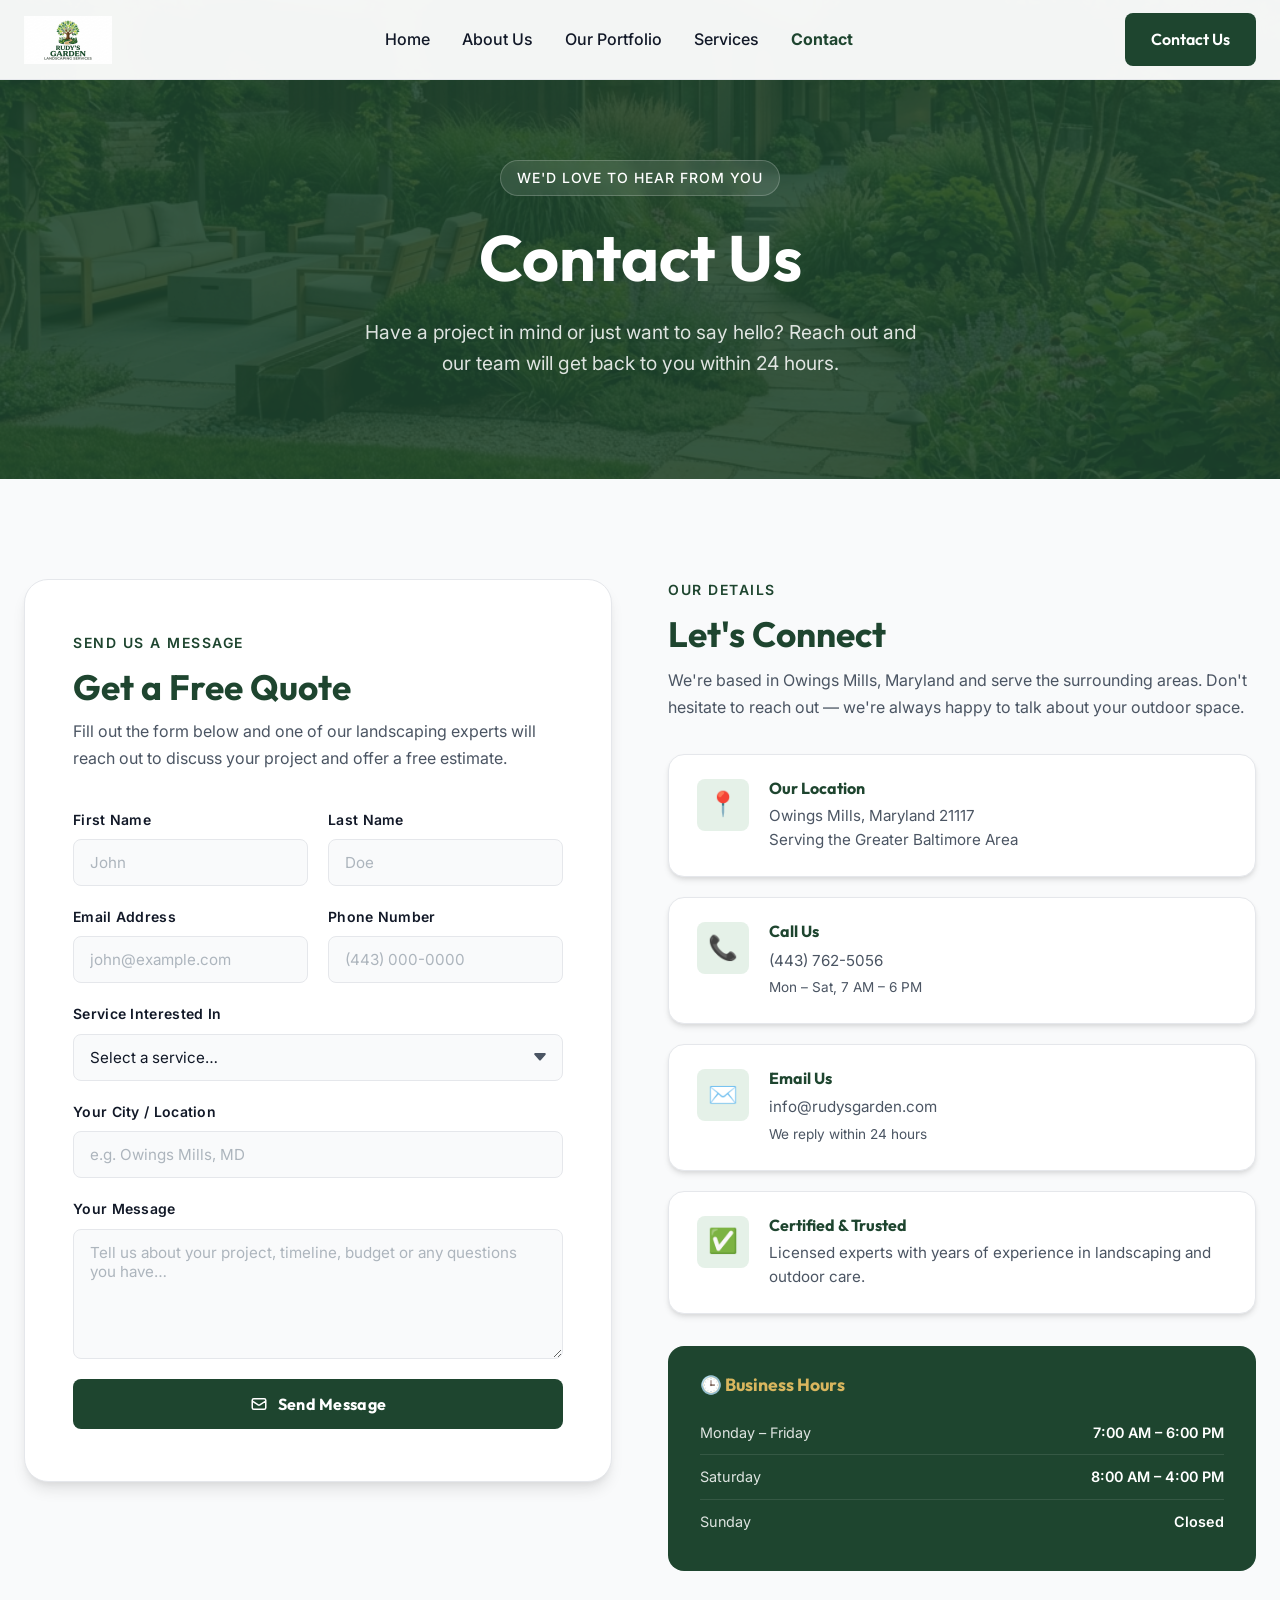
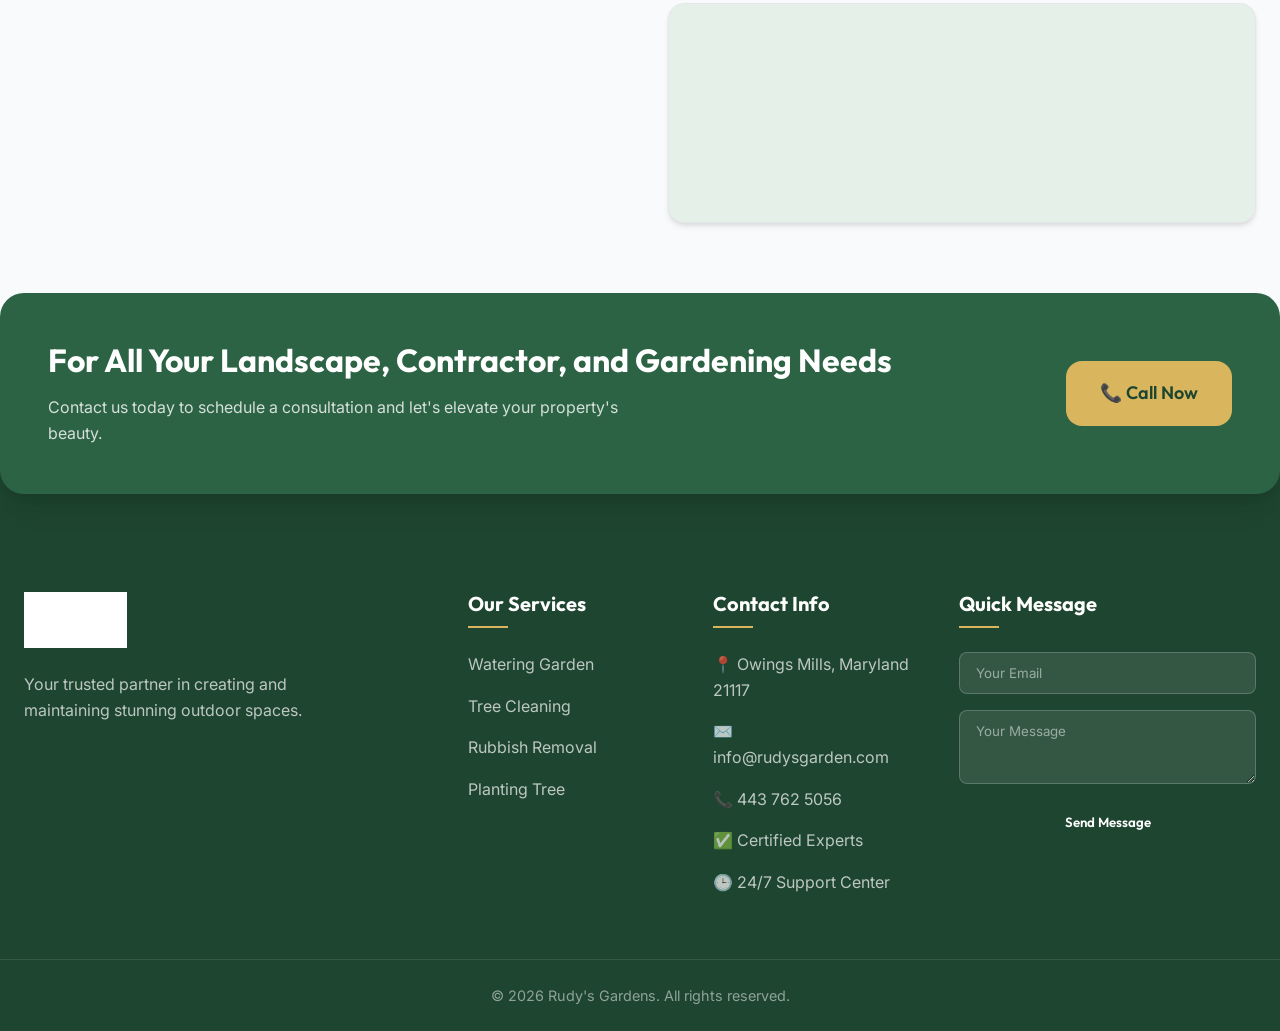
<file: contact.html>
<!DOCTYPE html>
<html lang="en">
<head>
    <meta charset="UTF-8">
    <meta name="viewport" content="width=device-width, initial-scale=1.0">
    <title>Contact Us | Rudy's Gardens</title>
    <meta name="description" content="Get in touch with Rudy's Gardens for all your landscaping, gardening, and outdoor maintenance needs. We're here to help transform your outdoor space.">
    <!-- Google Fonts -->
    <link rel="preconnect" href="https://fonts.googleapis.com">
    <link rel="preconnect" href="https://fonts.gstatic.com" crossorigin>
    <link href="https://fonts.googleapis.com/css2?family=Inter:wght@300;400;500;600&family=Outfit:wght@400;500;700;800&display=swap" rel="stylesheet">
    <!-- Main CSS -->
    <link rel="stylesheet" href="style.css">
    <style>
        /* ── Page Hero ── */
        .page-hero {
            position: relative;
            padding: 160px 0 100px;
            background-color: var(--primary);
            color: white;
            text-align: center;
            overflow: hidden;
        }
        .page-hero-overlay {
            position: absolute;
            inset: 0;
            opacity: 0.12;
            background-image: url('assets/modern_landscaped_garden.png');
            background-size: cover;
            background-position: center;
        }
        .page-hero .container { position: relative; z-index: 1; }
        .page-hero h1 { font-size: clamp(2.5rem, 5vw, 4rem); margin-bottom: 20px; }
        .page-hero p { font-size: 1.2rem; color: rgba(255,255,255,0.85); max-width: 560px; margin: 0 auto; }

        /* ── Contact Section ── */
        .contact-section {
            background-color: var(--bg-light);
            padding: 100px 0 120px;
        }

        .contact-layout {
            display: grid;
            grid-template-columns: 1fr 1fr;
            gap: 56px;
            align-items: start;
        }

        /* ── Left: Form Panel ── */
        .contact-form-panel {
            background: white;
            border-radius: var(--radius-lg);
            padding: 52px 48px;
            box-shadow: var(--shadow-md);
            border: 1px solid var(--border);
        }
        .contact-form-panel .panel-label {
            color: var(--primary);
            font-weight: 600;
            letter-spacing: 1.5px;
            text-transform: uppercase;
            font-size: 0.875rem;
            display: block;
            margin-bottom: 12px;
        }
        .contact-form-panel h2 {
            font-size: 2.2rem;
            color: var(--primary);
            margin-bottom: 10px;
            line-height: 1.2;
        }
        .contact-form-panel .panel-desc {
            color: var(--text-muted);
            font-size: 1rem;
            margin-bottom: 36px;
            line-height: 1.7;
        }

        /* Form overrides for light background */
        .contact-page-form {
            display: flex;
            flex-direction: column;
            gap: 20px;
        }
        .form-row {
            display: grid;
            grid-template-columns: 1fr 1fr;
            gap: 20px;
        }
        .form-group {
            display: flex;
            flex-direction: column;
            gap: 8px;
        }
        .form-group label {
            font-size: 0.875rem;
            font-weight: 600;
            color: var(--text-main);
            letter-spacing: 0.3px;
        }
        .form-group input,
        .form-group select,
        .form-group textarea {
            width: 100%;
            padding: 13px 16px;
            border-radius: var(--radius-sm);
            border: 1.5px solid var(--border);
            background: var(--bg-light);
            color: var(--text-main);
            font-family: 'Inter', sans-serif;
            font-size: 0.95rem;
            transition: var(--transition);
            outline: none;
        }
        .form-group input::placeholder,
        .form-group textarea::placeholder {
            color: #adb5bd;
        }
        .form-group input:focus,
        .form-group select:focus,
        .form-group textarea:focus {
            border-color: var(--primary);
            background: white;
            box-shadow: 0 0 0 4px rgba(30, 69, 47, 0.08);
        }
        .form-group textarea { resize: vertical; min-height: 130px; }
        .form-group select { cursor: pointer; appearance: none; background-image: url("data:image/svg+xml,%3Csvg xmlns='http://www.w3.org/2000/svg' width='16' height='16' fill='%234b5563' viewBox='0 0 16 16'%3E%3Cpath d='M7.247 11.14L2.451 5.658C1.885 5.013 2.345 4 3.204 4h9.592a1 1 0 0 1 .753 1.659l-4.796 5.48a1 1 0 0 1-1.506 0z'/%3E%3C/svg%3E"); background-repeat: no-repeat; background-position: right 14px center; padding-right: 40px; }
        .btn-submit {
            background-color: var(--primary);
            color: white;
            padding: 15px 32px;
            border-radius: var(--radius-sm);
            font-family: 'Outfit', sans-serif;
            font-weight: 700;
            font-size: 1rem;
            cursor: pointer;
            border: none;
            transition: var(--transition);
            display: inline-flex;
            align-items: center;
            justify-content: center;
            gap: 10px;
            letter-spacing: 0.3px;
        }
        .btn-submit:hover {
            background-color: var(--primary-light);
            transform: translateY(-2px);
            box-shadow: var(--shadow-md);
        }
        .btn-submit svg { width: 18px; height: 18px; }

        /* ── Right: Info Panel ── */
        .contact-info-panel {
            display: flex;
            flex-direction: column;
            gap: 32px;
        }

        .info-header .panel-label {
            color: var(--primary);
            font-weight: 600;
            letter-spacing: 1.5px;
            text-transform: uppercase;
            font-size: 0.875rem;
            display: block;
            margin-bottom: 12px;
        }
        .info-header h2 {
            font-size: 2.2rem;
            color: var(--primary);
            margin-bottom: 12px;
        }
        .info-header p {
            color: var(--text-muted);
            font-size: 1rem;
            line-height: 1.7;
        }

        /* Info Cards */
        .info-cards {
            display: flex;
            flex-direction: column;
            gap: 20px;
        }

        .info-card {
            display: flex;
            align-items: flex-start;
            gap: 20px;
            background: white;
            border-radius: var(--radius-md);
            padding: 24px 28px;
            box-shadow: var(--shadow-sm);
            border: 1px solid var(--border);
            transition: var(--transition);
        }
        .info-card:hover {
            transform: translateY(-4px);
            box-shadow: var(--shadow-md);
            border-color: var(--primary);
        }
        .info-card-icon {
            width: 52px;
            height: 52px;
            background: var(--accent);
            border-radius: var(--radius-sm);
            display: flex;
            align-items: center;
            justify-content: center;
            font-size: 1.5rem;
            flex-shrink: 0;
            transition: var(--transition);
        }
        .info-card:hover .info-card-icon {
            background: var(--primary);
        }
        .info-card-body h4 {
            font-size: 1rem;
            color: var(--primary);
            margin-bottom: 6px;
        }
        .info-card-body p,
        .info-card-body a {
            font-size: 0.95rem;
            color: var(--text-muted);
            line-height: 1.6;
        }
        .info-card-body a:hover { color: var(--primary); }

        /* Hours box */
        .hours-box {
            background: var(--primary);
            border-radius: var(--radius-md);
            padding: 28px 32px;
            color: white;
        }
        .hours-box h4 {
            font-size: 1.1rem;
            margin-bottom: 16px;
            color: var(--secondary);
            display: flex;
            align-items: center;
            gap: 10px;
        }
        .hours-row {
            display: flex;
            justify-content: space-between;
            border-bottom: 1px solid rgba(255,255,255,0.1);
            padding: 10px 0;
            font-size: 0.9rem;
            color: rgba(255,255,255,0.85);
        }
        .hours-row:last-child { border-bottom: none; }
        .hours-row span:last-child { font-weight: 600; color: white; }

        /* Map embed placeholder */
        .map-wrapper {
            border-radius: var(--radius-md);
            overflow: hidden;
            box-shadow: var(--shadow-sm);
            border: 1px solid var(--border);
            height: 220px;
            background: var(--accent);
            display: flex;
            align-items: center;
            justify-content: center;
            position: relative;
        }
        .map-wrapper iframe {
            width: 100%;
            height: 100%;
            border: none;
            display: block;
        }

        /* ── Success Toast ── */
        .toast {
            position: fixed;
            bottom: 32px;
            right: 32px;
            background: var(--primary);
            color: white;
            padding: 16px 28px;
            border-radius: var(--radius-md);
            font-family: 'Outfit', sans-serif;
            font-weight: 600;
            box-shadow: var(--shadow-lg);
            display: flex;
            align-items: center;
            gap: 12px;
            z-index: 9999;
            transform: translateY(120px);
            opacity: 0;
            transition: all 0.5s cubic-bezier(0.4, 0, 0.2, 1);
        }
        .toast.show { transform: translateY(0); opacity: 1; }
        .toast-icon { font-size: 1.4rem; }

        /* ── Responsive ── */
        @media (max-width: 1024px) {
            .contact-layout { grid-template-columns: 1fr; gap: 48px; }
            .contact-form-panel { padding: 40px 32px; }
        }
        @media (max-width: 600px) {
            .form-row { grid-template-columns: 1fr; }
            .contact-form-panel { padding: 32px 20px; }
            .contact-form-panel h2, .info-header h2 { font-size: 1.8rem; }
        }
    </style>
</head>
<body>

    <!-- ─── Header ─── -->
    <header class="header">
        <div class="container navbar">
            <a href="index.html" class="logo">
                <img src="assets/logo.png" alt="Rudy's Gardens Logo">
            </a>
            <nav class="nav-menu">
                <ul>
                    <li><a href="index.html">Home</a></li>
                    <li><a href="about.html">About Us</a></li>
                    <li><a href="portfolio.html">Our Portfolio</a></li>
                    <li><a href="index.html#services">Services</a></li>
                    <li><a href="contact.html" style="color: var(--primary); font-weight: 700;">Contact</a></li>
                </ul>
            </nav>
            <a href="contact.html" class="btn btn-primary">Contact Us</a>
            <div class="hamburger" id="hamburger">
                <span></span>
                <span></span>
                <span></span>
            </div>
        </div>
    </header>

    <!-- ─── Page Hero ─── -->
    <section class="page-hero">
        <div class="page-hero-overlay"></div>
        <div class="container">
            <span class="badge fade-up">We'd Love to Hear From You</span>
            <h1 class="fade-up delay-1">Contact Us</h1>
            <p class="fade-up delay-2">Have a project in mind or just want to say hello? Reach out and our team will get back to you within 24 hours.</p>
        </div>
    </section>

    <!-- ─── Contact Section ─── -->
    <section class="contact-section">
        <div class="container">
            <div class="contact-layout">

                <!-- Left: Contact Form -->
                <div class="contact-form-panel reveal">
                    <span class="panel-label">Send Us a Message</span>
                    <h2>Get a Free Quote</h2>
                    <p class="panel-desc">Fill out the form below and one of our landscaping experts will reach out to discuss your project and offer a free estimate.</p>

                    <form id="contactPageForm" class="contact-page-form" novalidate>
                        <div class="form-row">
                            <div class="form-group">
                                <label for="firstName">First Name</label>
                                <input type="text" id="firstName" name="firstName" placeholder="John" required>
                            </div>
                            <div class="form-group">
                                <label for="lastName">Last Name</label>
                                <input type="text" id="lastName" name="lastName" placeholder="Doe" required>
                            </div>
                        </div>

                        <div class="form-row">
                            <div class="form-group">
                                <label for="email">Email Address</label>
                                <input type="email" id="email" name="email" placeholder="john@example.com" required>
                            </div>
                            <div class="form-group">
                                <label for="phone">Phone Number</label>
                                <input type="tel" id="phone" name="phone" placeholder="(443) 000-0000">
                            </div>
                        </div>

                        <div class="form-group">
                            <label for="service">Service Interested In</label>
                            <select id="service" name="service" required>
                                <option value="" disabled selected>Select a service…</option>
                                <option value="landscaping">Landscaping Design</option>
                                <option value="lawn">Lawn Care & Maintenance</option>
                                <option value="irrigation">Irrigation & Drainage</option>
                                <option value="garden">Garden Care</option>
                                <option value="residential">Residential Services</option>
                                <option value="other">Other</option>
                            </select>
                        </div>

                        <div class="form-group">
                            <label for="city">Your City / Location</label>
                            <input type="text" id="city" name="city" placeholder="e.g. Owings Mills, MD">
                        </div>

                        <div class="form-group">
                            <label for="message">Your Message</label>
                            <textarea id="message" name="message" placeholder="Tell us about your project, timeline, budget or any questions you have…" required></textarea>
                        </div>

                        <button type="submit" class="btn-submit" id="submitBtn">
                            <svg xmlns="http://www.w3.org/2000/svg" fill="none" viewBox="0 0 24 24" stroke="currentColor" stroke-width="2"><path stroke-linecap="round" stroke-linejoin="round" d="M3 8l7.89 5.26a2 2 0 002.22 0L21 8M5 19h14a2 2 0 002-2V7a2 2 0 00-2-2H5a2 2 0 00-2 2v10a2 2 0 002 2z"/></svg>
                            Send Message
                        </button>
                    </form>
                </div>

                <!-- Right: Contact Info -->
                <div class="contact-info-panel">
                    <div class="info-header reveal delay-1">
                        <span class="panel-label">Our Details</span>
                        <h2>Let's Connect</h2>
                        <p>We're based in Owings Mills, Maryland and serve the surrounding areas. Don't hesitate to reach out — we're always happy to talk about your outdoor space.</p>
                    </div>

                    <div class="info-cards">
                        <div class="info-card reveal delay-1">
                            <div class="info-card-icon">📍</div>
                            <div class="info-card-body">
                                <h4>Our Location</h4>
                                <p>Owings Mills, Maryland 21117<br>Serving the Greater Baltimore Area</p>
                            </div>
                        </div>

                        <div class="info-card reveal delay-2">
                            <div class="info-card-icon">📞</div>
                            <div class="info-card-body">
                                <h4>Call Us</h4>
                                <a href="tel:4437625056">(443) 762-5056</a>
                                <p style="margin-top:4px; font-size:0.85rem;">Mon – Sat, 7 AM – 6 PM</p>
                            </div>
                        </div>

                        <div class="info-card reveal delay-3">
                            <div class="info-card-icon">✉️</div>
                            <div class="info-card-body">
                                <h4>Email Us</h4>
                                <a href="mailto:info@rudysgarden.com">info@rudysgarden.com</a>
                                <p style="margin-top:4px; font-size:0.85rem;">We reply within 24 hours</p>
                            </div>
                        </div>

                        <div class="info-card reveal delay-4">
                            <div class="info-card-icon">✅</div>
                            <div class="info-card-body">
                                <h4>Certified & Trusted</h4>
                                <p>Licensed experts with years of experience in landscaping and outdoor care.</p>
                            </div>
                        </div>
                    </div>

                    <!-- Business Hours -->
                    <div class="hours-box reveal delay-2">
                        <h4>🕒 Business Hours</h4>
                        <div class="hours-row"><span>Monday – Friday</span><span>7:00 AM – 6:00 PM</span></div>
                        <div class="hours-row"><span>Saturday</span><span>8:00 AM – 4:00 PM</span></div>
                        <div class="hours-row"><span>Sunday</span><span>Closed</span></div>
                    </div>

                    <!-- Map -->
                    <div class="map-wrapper reveal delay-3">
                        <iframe
                            title="Rudy's Gardens Location – Owings Mills, MD"
                            src="https://www.google.com/maps/embed?pb=!1m18!1m12!1m3!1d24789.15204174!2d-76.80!3d39.41!2m3!1f0!2f0!3f0!3m2!1i1024!2i768!4f13.1!3m3!1m2!1s0x89c81be3e63b1cef%3A0x4e0d4b7dd3c4c05!2sOwings%20Mills%2C%20MD%2021117!5e0!3m2!1sen!2sus!4v1681234567"
                            allowfullscreen=""
                            loading="lazy"
                            referrerpolicy="no-referrer-when-downgrade">
                        </iframe>
                    </div>
                </div>

            </div><!-- /.contact-layout -->
        </div><!-- /.container -->
    </section>

    <!-- ─── Footer ─── -->
    <footer class="footer" style="padding-top: 0;">
        <div class="container footer-cta reveal" style="margin-top: 0; transform: translateY(-50px);">
            <div class="cta-content">
                <h2>For All Your Landscape, Contractor, and Gardening Needs</h2>
                <p>Contact us today to schedule a consultation and let's elevate your property's beauty.</p>
            </div>
            <div class="cta-action">
                <a href="tel:4437625056" class="btn btn-secondary btn-large">📞 Call Now</a>
            </div>
        </div>

        <div class="container footer-main mt-5">
            <div class="footer-grid">
                <div class="footer-col brand-col reveal">
                    <a href="index.html" class="footer-logo">
                        <img src="assets/logo.png" alt="Rudy's Gardens">
                    </a>
                    <p>Your trusted partner in creating and maintaining stunning outdoor spaces.</p>
                </div>
                <div class="footer-col align-col reveal delay-1">
                    <h4>Our Services</h4>
                    <ul>
                        <li><a href="#">Watering Garden</a></li>
                        <li><a href="#">Tree Cleaning</a></li>
                        <li><a href="#">Rubbish Removal</a></li>
                        <li><a href="#">Planting Tree</a></li>
                    </ul>
                </div>
                <div class="footer-col align-col reveal delay-2">
                    <h4>Contact Info</h4>
                    <ul>
                        <li>📍 Owings Mills, Maryland 21117</li>
                        <li>✉️ info@rudysgarden.com</li>
                        <li>📞 443 762 5056</li>
                        <li>✅ Certified Experts</li>
                        <li>🕒 24/7 Support Center</li>
                    </ul>
                </div>
                <div class="footer-col form-col reveal delay-3">
                    <h4>Quick Message</h4>
                    <form action="#" class="contact-form">
                        <input type="email" placeholder="Your Email" required>
                        <textarea rows="3" placeholder="Your Message" required></textarea>
                        <button type="submit" class="btn btn-primary w-100">Send Message</button>
                    </form>
                </div>
            </div>
        </div>

        <div class="footer-bottom">
            <div class="container text-center">
                <p>&copy; 2026 Rudy's Gardens. All rights reserved.</p>
            </div>
        </div>
    </footer>

    <!-- ─── Toast Notification ─── -->
    <div class="toast" id="successToast">
        <span class="toast-icon">🌿</span>
        <span>Message sent! We'll be in touch within 24 hours.</span>
    </div>

    <!-- Main Script -->
    <script src="script.js"></script>
    <script>
        // Contact form submission
        const form = document.getElementById('contactPageForm');
        const toast = document.getElementById('successToast');

        form.addEventListener('submit', function (e) {
            e.preventDefault();
            const btn = document.getElementById('submitBtn');
            btn.textContent = 'Sending…';
            btn.disabled = true;

            setTimeout(() => {
                form.reset();
                btn.innerHTML = `<svg xmlns="http://www.w3.org/2000/svg" fill="none" viewBox="0 0 24 24" stroke="currentColor" stroke-width="2" style="width:18px;height:18px"><path stroke-linecap="round" stroke-linejoin="round" d="M3 8l7.89 5.26a2 2 0 002.22 0L21 8M5 19h14a2 2 0 002-2V7a2 2 0 00-2-2H5a2 2 0 00-2 2v10a2 2 0 002 2z"/></svg> Message Sent!`;
                btn.style.background = '#2c6344';
                btn.disabled = false;

                // Show toast
                toast.classList.add('show');
                setTimeout(() => toast.classList.remove('show'), 4000);

                // Reset button text after 3s
                setTimeout(() => {
                    btn.innerHTML = `<svg xmlns="http://www.w3.org/2000/svg" fill="none" viewBox="0 0 24 24" stroke="currentColor" stroke-width="2" style="width:18px;height:18px"><path stroke-linecap="round" stroke-linejoin="round" d="M3 8l7.89 5.26a2 2 0 002.22 0L21 8M5 19h14a2 2 0 002-2V7a2 2 0 00-2-2H5a2 2 0 00-2 2v10a2 2 0 002 2z"/></svg> Send Message`;
                    btn.style.background = '';
                }, 3000);
            }, 1200);
        });
    </script>

</body>
</html>
</file>
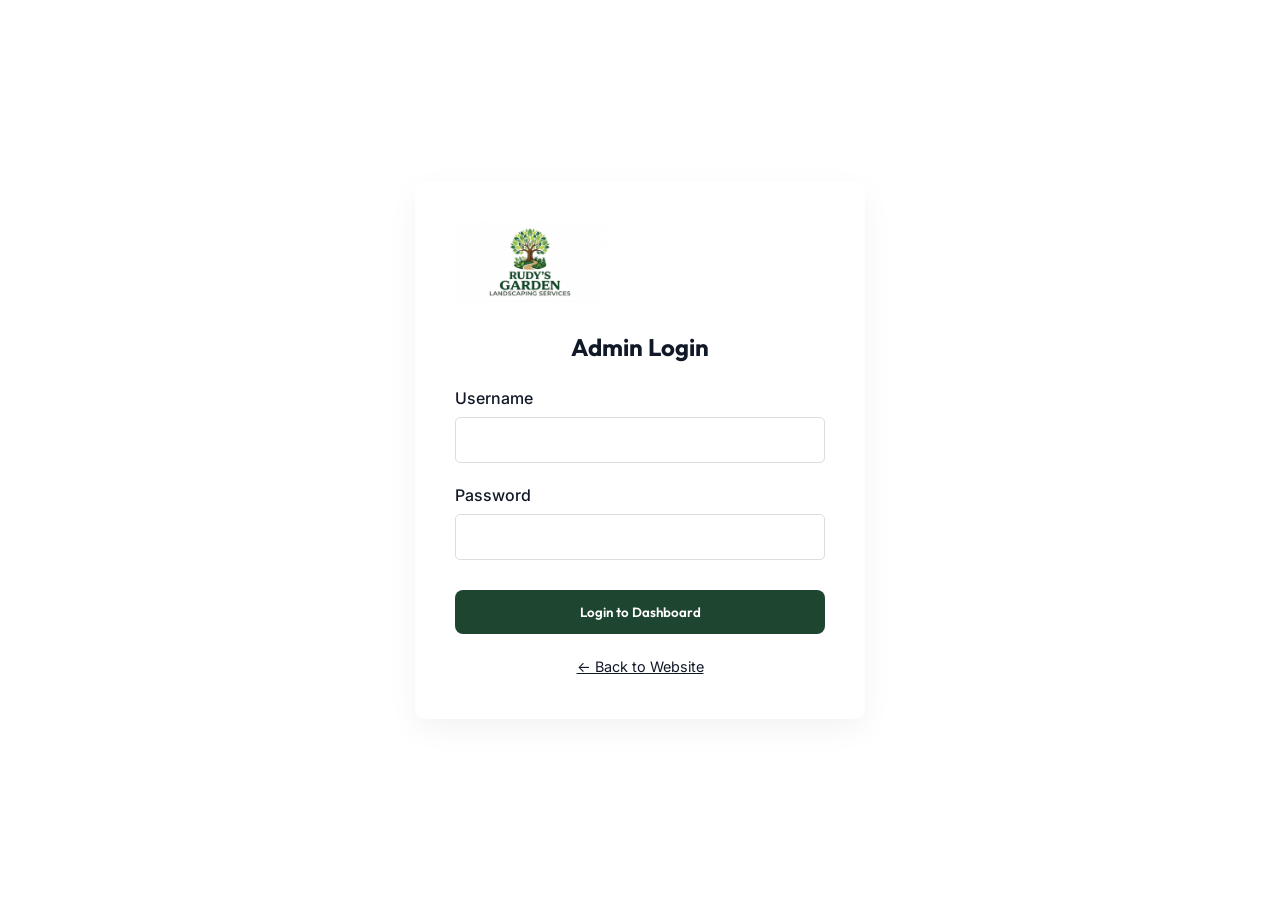
<file: login.html>
<!DOCTYPE html>
<html lang="en">
<head>
    <meta charset="UTF-8">
    <meta name="viewport" content="width=device-width, initial-scale=1.0">
    <title>Admin Login | Rudy's Gardens</title>
    <!-- Google Fonts -->
    <link rel="preconnect" href="https://fonts.googleapis.com">
    <link rel="preconnect" href="https://fonts.gstatic.com" crossorigin>
    <link href="https://fonts.googleapis.com/css2?family=Inter:wght@300;400;500;600&family=Outfit:wght@400;500;700;800&display=swap" rel="stylesheet">
    <!-- Main CSS -->
    <link rel="stylesheet" href="style.css">
    <style>
        .login-section {
            min-height: 100vh;
            display: flex;
            align-items: center;
            justify-content: center;
            background-color: var(--light-bg);
            padding: 40px 20px;
        }
        .login-card {
            background-color: var(--white);
            border-radius: 10px;
            box-shadow: 0 10px 30px rgba(0,0,0,0.05);
            padding: 40px;
            width: 100%;
            max-width: 450px;
            text-align: center;
        }
        .login-card img {
            max-width: 150px;
            margin-bottom: 30px;
        }
        .login-form {
            display: flex;
            flex-direction: column;
            gap: 20px;
            text-align: left;
        }
        .login-form input {
            width: 100%;
            padding: 12px 15px;
            border: 1px solid #ddd;
            border-radius: 5px;
            font-family: 'Inter', sans-serif;
            font-size: 1rem;
        }
        .login-form input:focus {
            outline: none;
            border-color: var(--accent-gold);
        }
        .error-msg {
            color: #d9534f;
            font-size: 0.9rem;
            margin-top: 10px;
            display: none;
        }
    </style>
</head>
<body>

    <section class="login-section">
        <div class="login-card fade-up">
            <a href="index.html"><img src="assets/logo.png" alt="Rudy's Gardens"></a>
            <h2 style="margin-bottom: 25px;">Admin Login</h2>
            
            <form id="loginForm" class="login-form">
                <div>
                    <label for="username" style="display:block; margin-bottom: 5px; font-weight: 500;">Username</label>
                    <input type="text" id="username" name="username" required>
                </div>
                <div>
                    <label for="password" style="display:block; margin-bottom: 5px; font-weight: 500;">Password</label>
                    <input type="password" id="password" name="password" required>
                </div>
                <div id="errorMsg" class="error-msg"></div>
                <button type="submit" class="btn btn-primary w-100" style="margin-top: 10px;">Login to Dashboard</button>
            </form>
            <div style="margin-top: 20px;">
                <a href="index.html" style="color: var(--dark-green); text-decoration: underline; font-size: 0.9rem;">&larr; Back to Website</a>
            </div>
        </div>
    </section>

    <script>
        document.getElementById('loginForm').addEventListener('submit', async (e) => {
            e.preventDefault();
            const formData = new FormData(e.target);
            const errorMsg = document.getElementById('errorMsg');
            
            try {
                const response = await fetch('api/login.php', {
                    method: 'POST',
                    body: formData
                });
                
                const data = await response.json();
                
                if (data.success) {
                    window.location.href = 'dashboard.php';
                } else {
                    errorMsg.textContent = data.message;
                    errorMsg.style.display = 'block';
                }
            } catch (err) {
                errorMsg.textContent = 'An error occurred. Please try again.';
                errorMsg.style.display = 'block';
            }
        });
    </script>
</body>
</html>
</file>
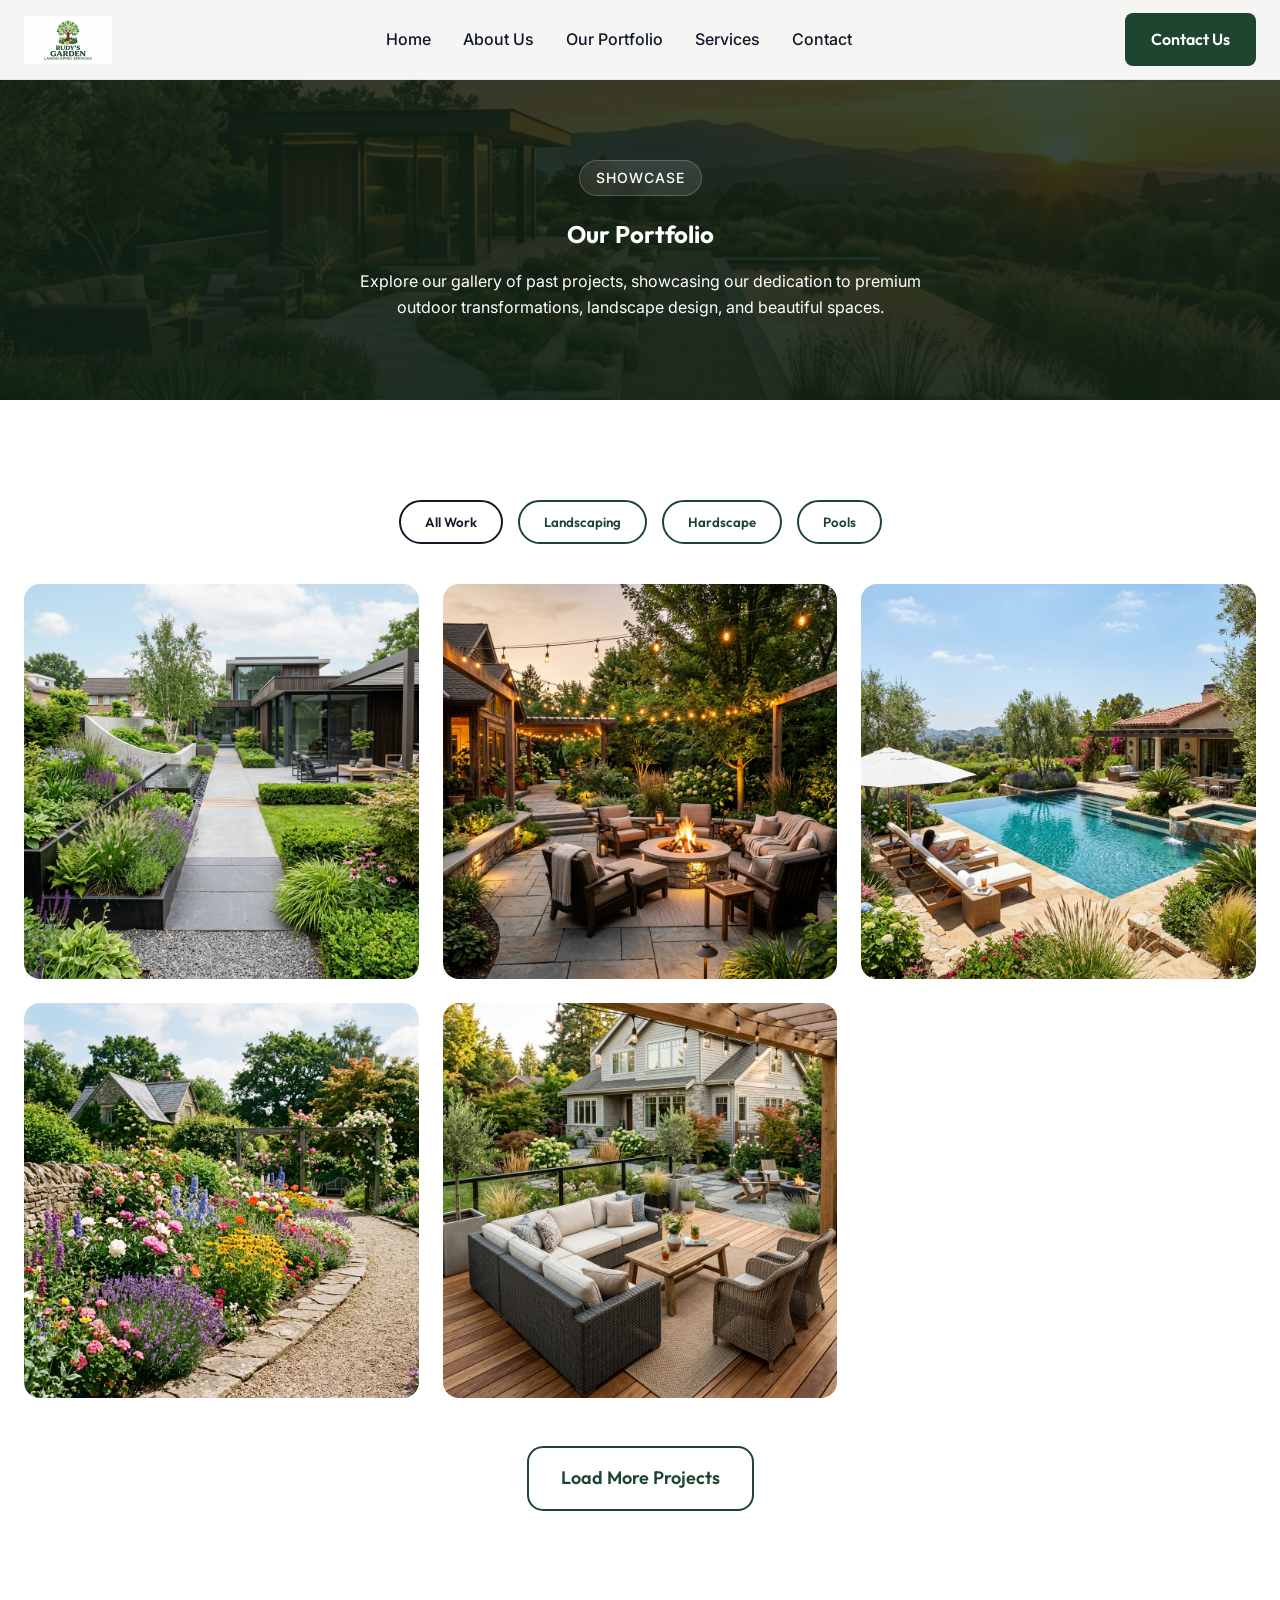
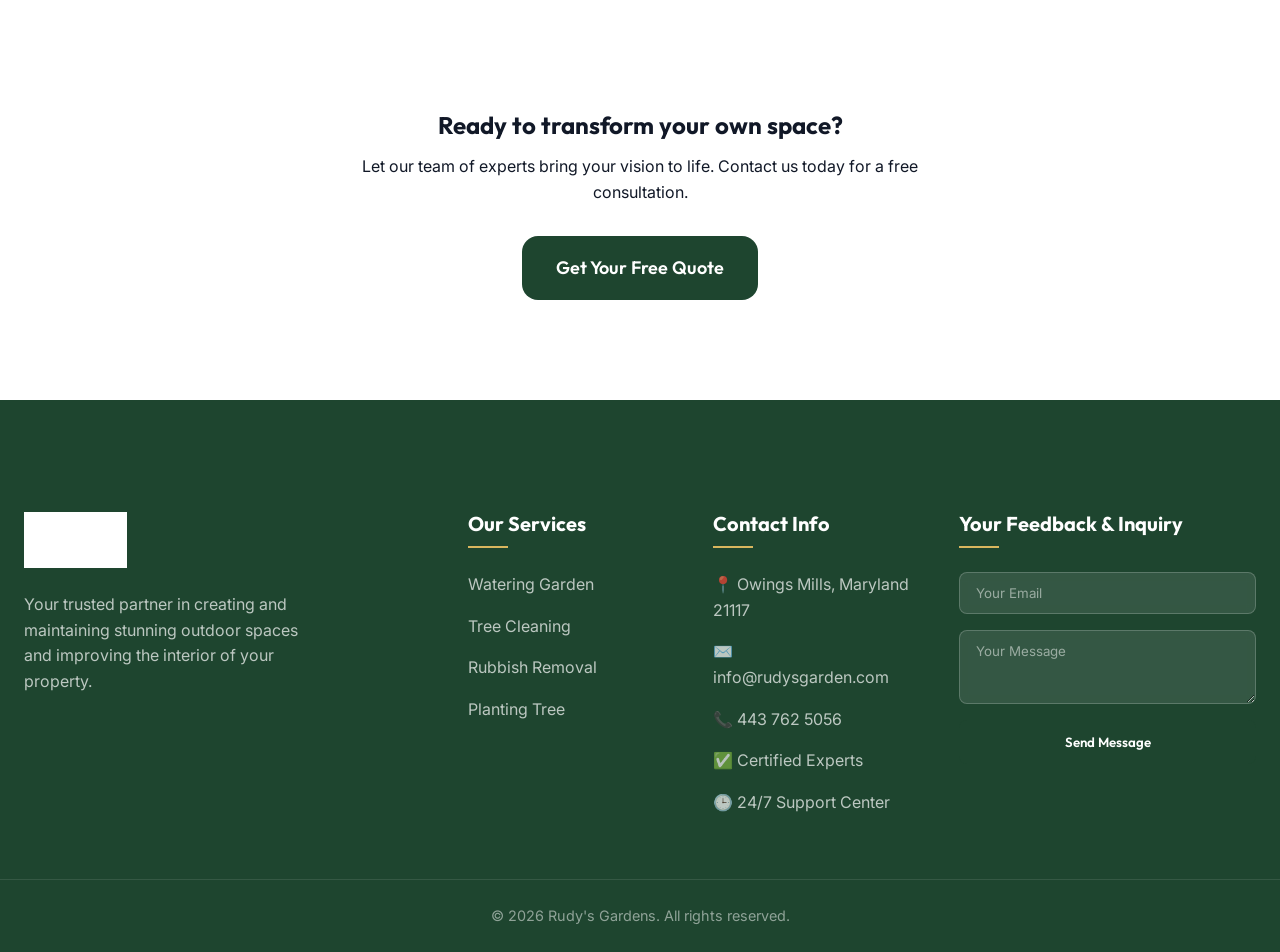
<file: portfolio.html>
<!DOCTYPE html>
<html lang="en">
<head>
    <meta charset="UTF-8">
    <meta name="viewport" content="width=device-width, initial-scale=1.0">
    <title>Our Portfolio | Rudy's Gardens</title>
    <!-- Google Fonts -->
    <link rel="preconnect" href="https://fonts.googleapis.com">
    <link rel="preconnect" href="https://fonts.gstatic.com" crossorigin>
    <link href="https://fonts.googleapis.com/css2?family=Inter:wght@300;400;500;600&family=Outfit:wght@400;500;700;800&display=swap" rel="stylesheet">
    <!-- Main CSS -->
    <link rel="stylesheet" href="style.css">
    <style>
        .page-hero {
            padding: 160px 0 80px;
            background: linear-gradient(rgba(17, 34, 21, 0.8), rgba(17, 34, 21, 0.9)), url('assets/portfolio/hero.png') center/cover no-repeat;
            color: white;
            text-align: center;
        }
        .page-hero h1 {
            color: var(--white);
            margin-bottom: 20px;
        }
        .portfolio-filters {
            display: flex;
            justify-content: center;
            gap: 15px;
            margin-bottom: 40px;
            flex-wrap: wrap;
        }
        .portfolio-filters .btn {
            border-radius: 30px;
        }
        .portfolio-filters .btn.active {
            background-color: var(--accent-gold);
            border-color: var(--accent-gold);
            color: var(--dark-green);
        }
    </style>
</head>
<body>

    <!-- Header Section -->
    <header class="header">
        <div class="container navbar">
            <a href="index.html" class="logo">
                <img src="assets/logo.png" alt="Rudy's Gardens Logo">
            </a>
            <nav class="nav-menu">
                <ul>
                    <li><a href="index.html">Home</a></li>
                    <li><a href="about.html">About Us</a></li>
                    <li><a href="portfolio.html">Our Portfolio</a></li>
                    <li><a href="services.html">Services</a></li>
                    <li><a href="contact.html">Contact</a></li>
                </ul>
            </nav>
            <a href="contact.html" class="btn btn-primary">Contact Us</a>
            <div class="hamburger">
                <span></span>
                <span></span>
                <span></span>
            </div>
        </div>
    </header>

    <!-- Page Header -->
    <section class="page-hero">
        <div class="container">
            <span class="badge fade-up">Showcase</span>
            <h1 class="fade-up delay-1">Our Portfolio</h1>
            <p class="fade-up delay-2" style="max-width: 600px; margin: 0 auto; opacity: 0.9;">Explore our gallery of past projects, showcasing our dedication to premium outdoor transformations, landscape design, and beautiful spaces.</p>
        </div>
    </section>

    <!-- Portfolio Gallery Section -->
    <section class="portfolio section-padding" id="gallery">
        <div class="container">
            
            <div class="portfolio-filters reveal">
                <button class="btn btn-primary active">All Work</button>
                <button class="btn btn-outline">Landscaping</button>
                <button class="btn btn-outline">Hardscape</button>
                <button class="btn btn-outline">Pools</button>
            </div>

            <div class="portfolio-grid mt-4" id="dynamicPortfolioGrid">
                <a href="#" class="portfolio-item reveal filter-landscaping">
                    <img src="assets/portfolio/landscaping.png" alt="Modern Garden Design">
                    <div class="portfolio-overlay">
                        <h3>Modern Garden Design</h3>
                        <p style="color: white; font-size: 0.9rem; margin-top: 5px;">Landscaping</p>
                    </div>
                </a>
                <a href="#" class="portfolio-item reveal delay-1 filter-hardscape">
                    <img src="assets/portfolio/hardscape.png" alt="Outdoor Patio Retreat">
                    <div class="portfolio-overlay">
                        <h3>Outdoor Patio Retreat</h3>
                        <p style="color: white; font-size: 0.9rem; margin-top: 5px;">Hardscape</p>
                    </div>
                </a>
                <a href="#" class="portfolio-item reveal delay-2 filter-pools">
                    <img src="assets/portfolio/pool.png" alt="Luxury Backyard Pool">
                    <div class="portfolio-overlay">
                        <h3>Luxury Backyard Pool</h3>
                        <p style="color: white; font-size: 0.9rem; margin-top: 5px;">Pools</p>
                    </div>
                </a>
                <a href="#" class="portfolio-item reveal filter-landscaping">
                    <img src="assets/portfolio/flower_garden.png" alt="Seasonal Flower Beds">
                    <div class="portfolio-overlay">
                        <h3>Seasonal Flower Beds</h3>
                        <p style="color: white; font-size: 0.9rem; margin-top: 5px;">Landscaping</p>
                    </div>
                </a>
                <a href="#" class="portfolio-item reveal delay-1 filter-hardscape">
                    <img src="assets/portfolio/wood_deck.png" alt="Premium Wood Decking">
                    <div class="portfolio-overlay">
                        <h3>Premium Wood Decking</h3>
                        <p style="color: white; font-size: 0.9rem; margin-top: 5px;">Hardscape</p>
                    </div>
                </a>
            </div>
            
            <div class="text-center mt-5 reveal">
                <a href="#" class="btn btn-outline btn-large">Load More Projects</a>
            </div>
        </div>
    </section>

    <!-- Call to Action -->
    <section class="cta-section section-padding" style="background-color: var(--light-bg);">
        <div class="container text-center reveal">
            <h2>Ready to transform your own space?</h2>
            <p style="max-width: 600px; margin: 15px auto 30px;">Let our team of experts bring your vision to life. Contact us today for a free consultation.</p>
            <a href="contact.html" class="btn btn-primary btn-large">Get Your Free Quote</a>
        </div>
    </section>

    <!-- Footer Section -->
    <footer class="footer" id="contact">
        <div class="container footer-main mt-5">
            <div class="footer-grid">
                <div class="footer-col brand-col reveal">
                    <a href="index.html" class="footer-logo">
                        <img src="assets/logo.png" alt="Rudy's Gardens">
                    </a>
                    <p>Your trusted partner in creating and maintaining stunning outdoor spaces and improving the interior of your property.</p>
                </div>
                
                <div class="footer-col align-col reveal delay-1">
                    <h4>Our Services</h4>
                    <ul>
                        <li><a href="services.html">Watering Garden</a></li>
                        <li><a href="services.html">Tree Cleaning</a></li>
                        <li><a href="services.html">Rubbish Removal</a></li>
                        <li><a href="services.html">Planting Tree</a></li>
                    </ul>
                </div>
                
                <div class="footer-col align-col reveal delay-2">
                    <h4>Contact Info</h4>
                    <ul>
                        <li>📍 Owings Mills, Maryland 21117</li>
                        <li>✉️ info@rudysgarden.com</li>
                        <li>📞 443 762 5056</li>
                        <li>✅ Certified Experts</li>
                        <li>🕒 24/7 Support Center</li>
                    </ul>
                </div>
                
                <div class="footer-col form-col reveal delay-3" id="contact-form">
                    <h4>Your Feedback & Inquiry</h4>
                    <form action="#" class="contact-form">
                        <input type="email" placeholder="Your Email" required>
                        <textarea rows="3" placeholder="Your Message" required></textarea>
                        <button type="submit" class="btn btn-primary w-100">Send Message</button>
                    </form>
                </div>
            </div>
        </div>
        
        <div class="footer-bottom">
            <div class="container text-center">
                <p>&copy; 2026 Rudy's Gardens. All rights reserved.</p>
            </div>
        </div>
    </footer>

    <!-- Main Script -->
    <script src="script.js"></script>
    <script>
        document.addEventListener('DOMContentLoaded', () => {
            const grid = document.getElementById('dynamicPortfolioGrid');
            
            // Simple filter logic for newly loaded elements
            const filterBtns = document.querySelectorAll('.portfolio-filters .btn');
            filterBtns.forEach(btn => {
                btn.addEventListener('click', (e) => {
                    filterBtns.forEach(b => b.classList.remove('active'));
                    e.target.classList.add('active');
                    
                    const filterValue = e.target.textContent.trim().toLowerCase();
                    const allItems = grid.querySelectorAll('.portfolio-item');
                    
                    allItems.forEach(item => {
                        if (filterValue === 'all work') {
                            item.style.display = 'block';
                        } else if (item.classList.contains(`filter-${filterValue}`)) {
                            item.style.display = 'block';
                        } else {
                            item.style.display = 'none';
                        }
                    });
                });
            });
        });
    </script>
</body>
</html>
</file>
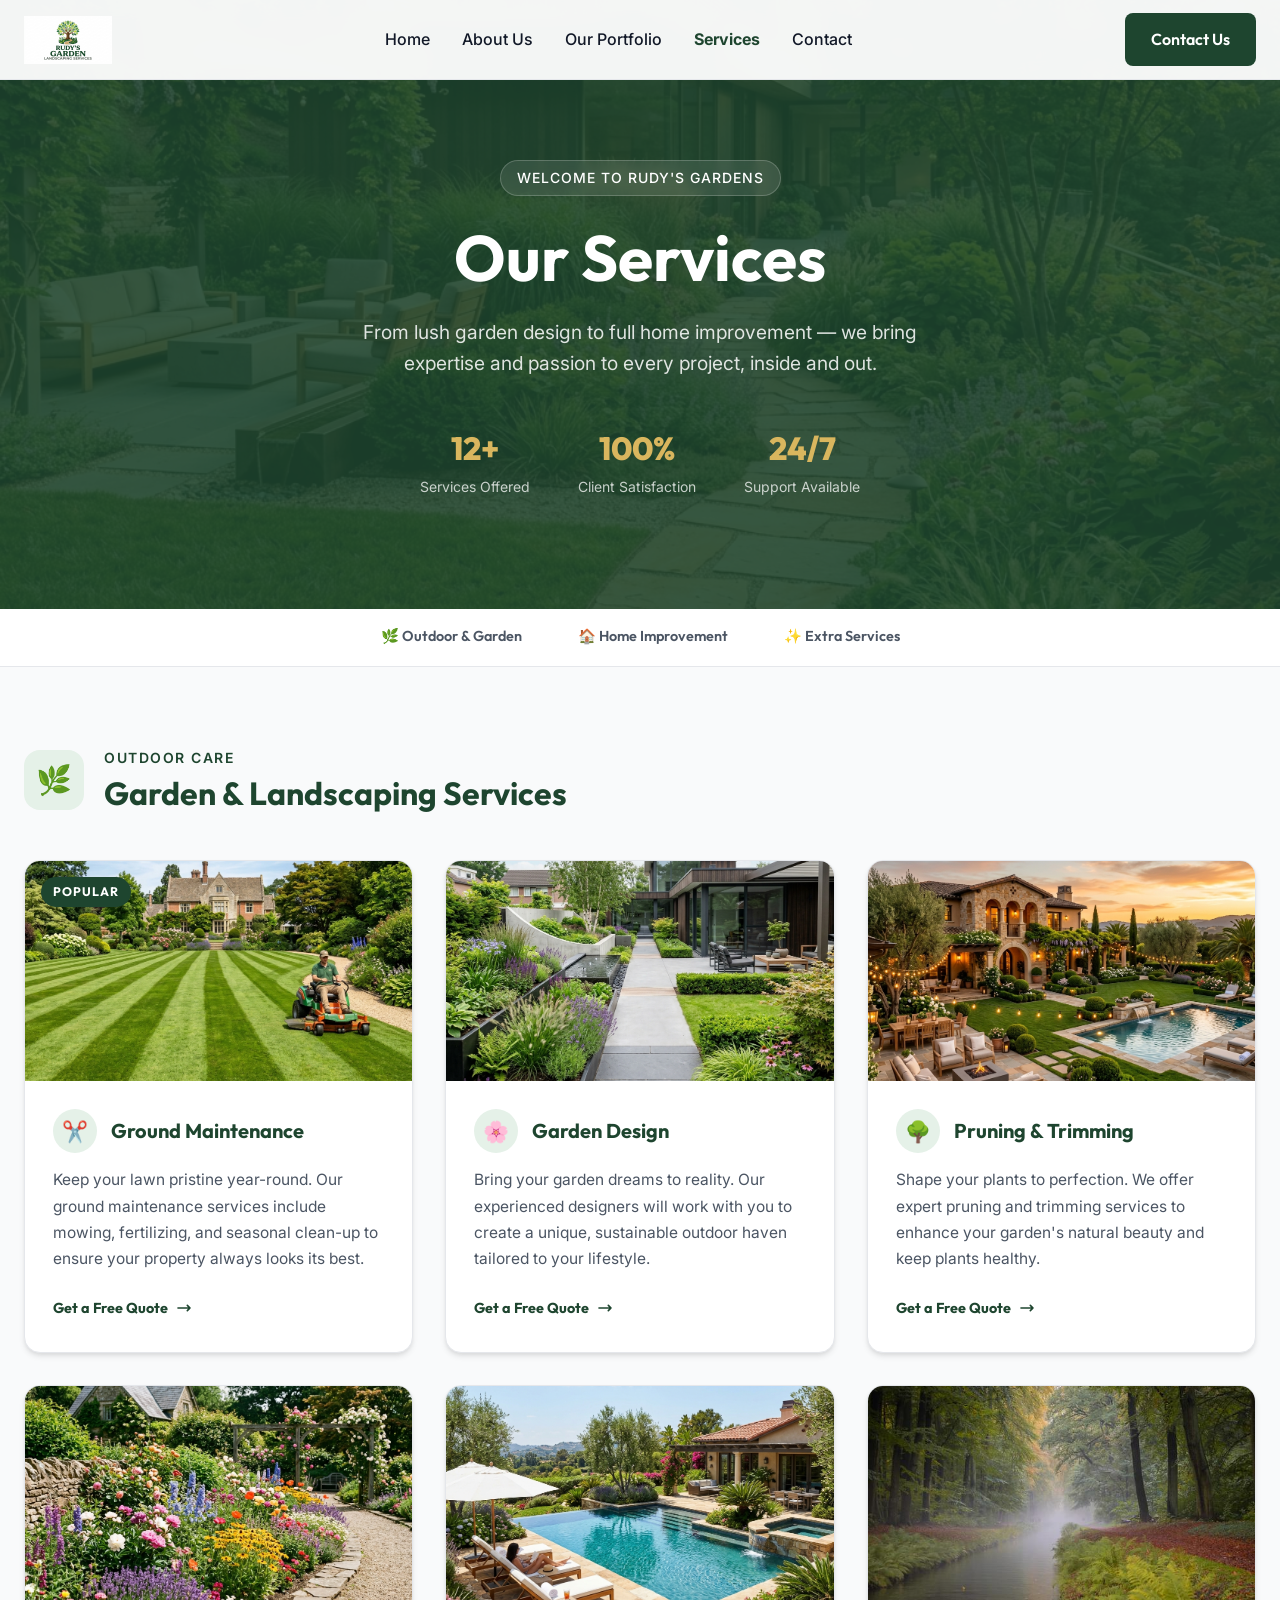
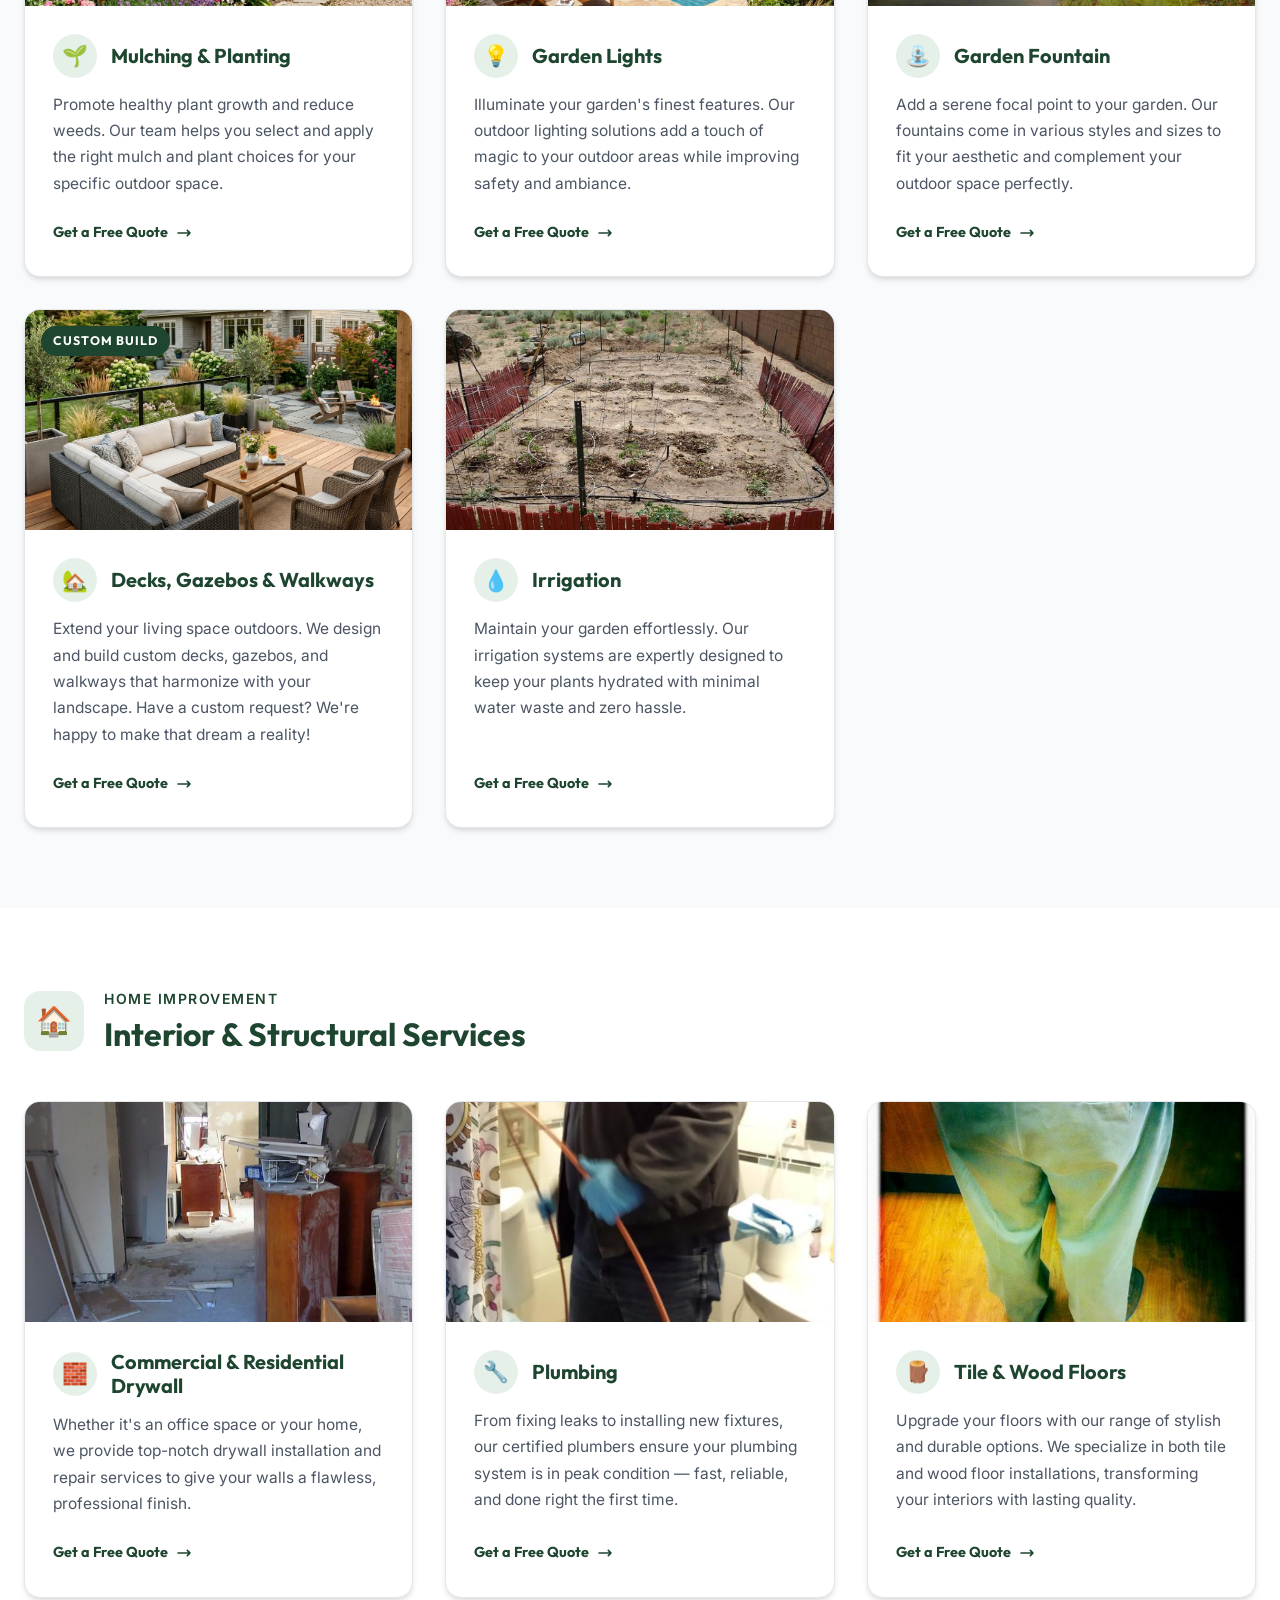
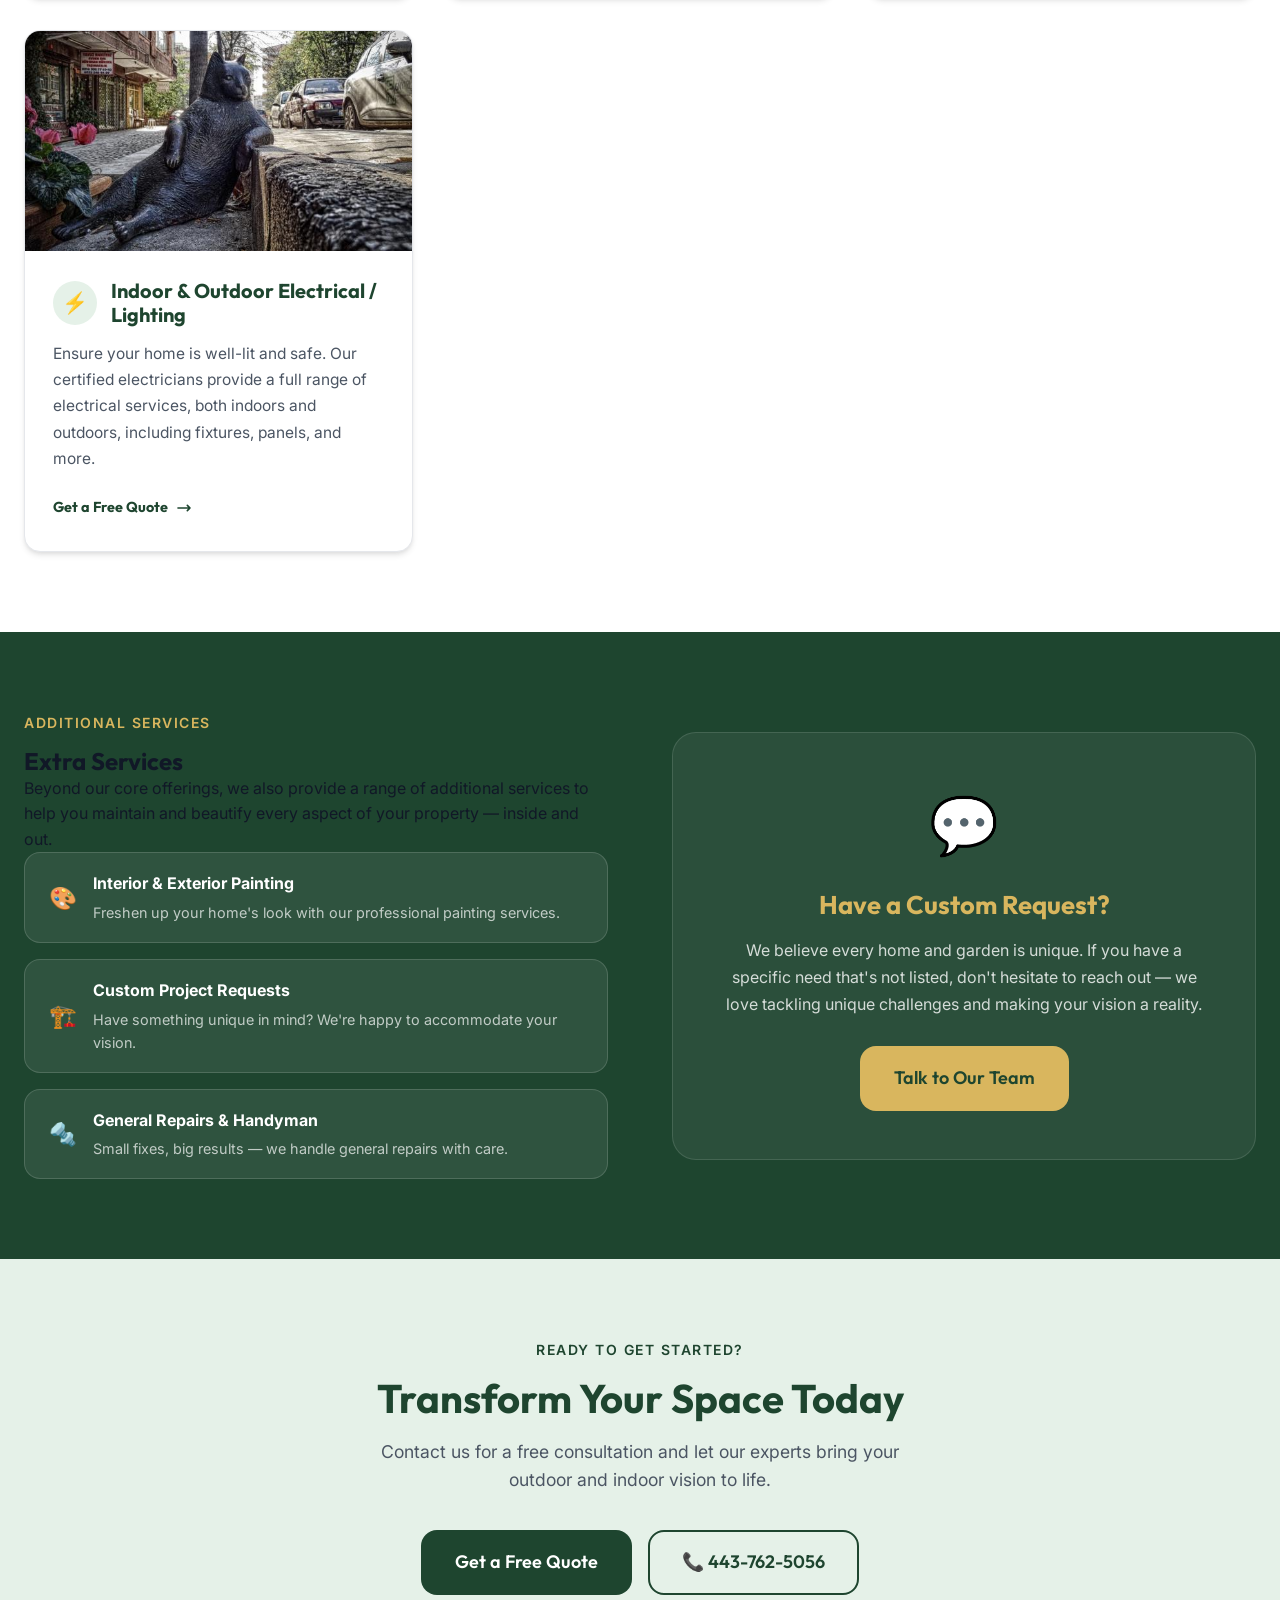
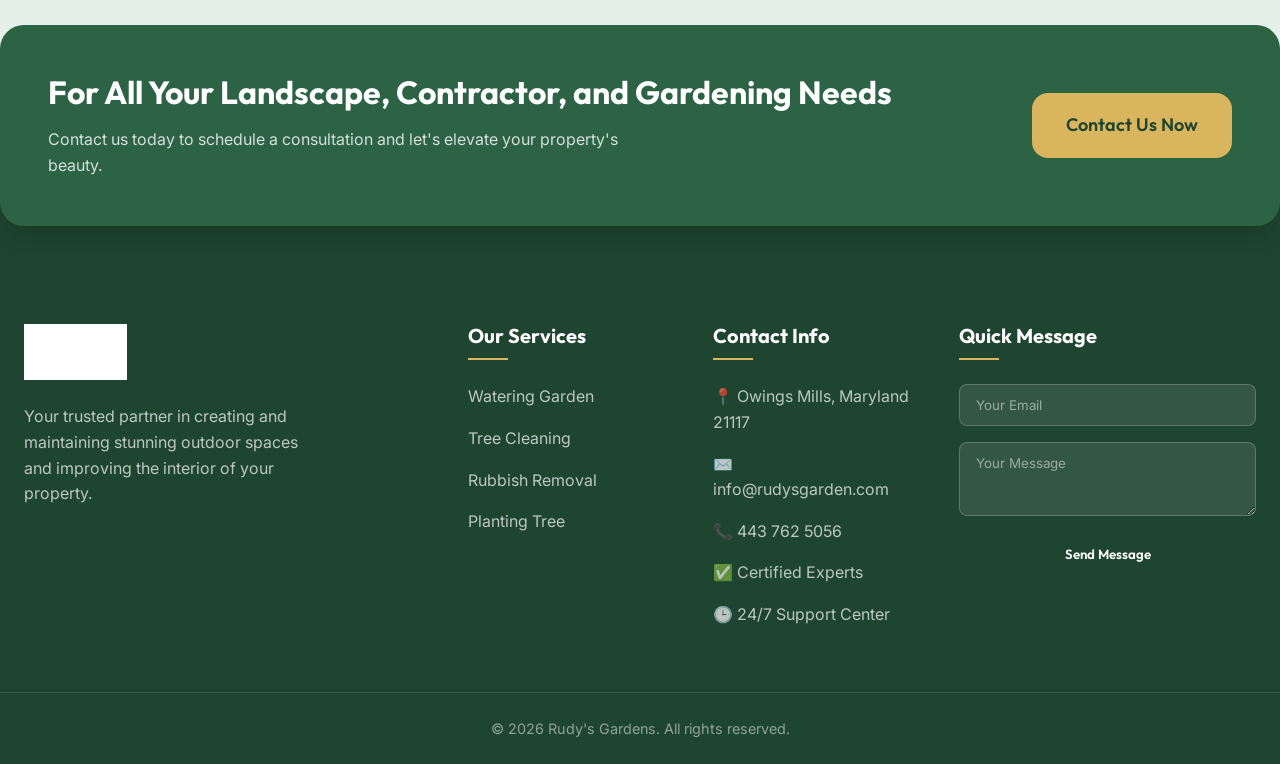
<file: services.html>
<!DOCTYPE html>
<html lang="en">
<head>
    <meta charset="UTF-8">
    <meta name="viewport" content="width=device-width, initial-scale=1.0">
    <title>Our Services | Rudy's Gardens</title>
    <meta name="description" content="Explore the full range of landscaping, gardening, and home improvement services offered by Rudy's Gardens â€” from lawn care and garden design to electrical, plumbing, and drywall.">
    <!-- Google Fonts -->
    <link rel="preconnect" href="https://fonts.googleapis.com">
    <link rel="preconnect" href="https://fonts.gstatic.com" crossorigin>
    <link href="https://fonts.googleapis.com/css2?family=Inter:wght@300;400;500;600&family=Outfit:wght@400;500;700;800&display=swap" rel="stylesheet">
    <!-- Main CSS -->
    <link rel="stylesheet" href="style.css">
    <style>
        /* â”€â”€ Page Hero â”€â”€ */
        .page-hero {
            position: relative;
            padding: 160px 0 110px;
            background-color: var(--primary);
            color: white;
            text-align: center;
            overflow: hidden;
        }
        .page-hero-overlay {
            position: absolute;
            inset: 0;
            opacity: 0.12;
            background-image: url('assets/modern_landscaped_garden.png');
            background-size: cover;
            background-position: center;
        }
        .page-hero .container { position: relative; z-index: 1; }
        .page-hero h1 { font-size: clamp(2.5rem, 5vw, 4rem); margin-bottom: 20px; }
        .page-hero p {
            font-size: 1.2rem;
            color: rgba(255,255,255,0.85);
            max-width: 600px;
            margin: 0 auto 36px;
        }
        .hero-stats {
            display: inline-flex;
            gap: 48px;
            margin-top: 8px;
            flex-wrap: wrap;
            justify-content: center;
        }
        .hero-stat { text-align: center; }
        .hero-stat strong {
            display: block;
            font-family: 'Outfit', sans-serif;
            font-size: 2rem;
            font-weight: 800;
            color: var(--secondary);
        }
        .hero-stat span { font-size: 0.875rem; color: rgba(255,255,255,0.75); }

        /* â”€â”€ Filter Tabs â”€â”€ */
        .filter-bar {
            background: white;
            border-bottom: 1px solid var(--border);
            position: sticky;
            top: 80px;
            z-index: 900;
            padding: 0;
        }
        .filter-tabs {
            display: flex;
            gap: 0;
            overflow-x: auto;
            scrollbar-width: none;
            padding: 0 8px;
            justify-content: center;
        }
        .filter-tabs::-webkit-scrollbar { display: none; }
        .filter-tab {
            padding: 18px 28px;
            font-family: 'Outfit', sans-serif;
            font-weight: 600;
            font-size: 0.9rem;
            color: var(--text-muted);
            cursor: pointer;
            border: none;
            background: none;
            border-bottom: 3px solid transparent;
            transition: var(--transition);
            white-space: nowrap;
        }
        .filter-tab:hover { color: var(--primary); }
        .filter-tab.active {
            color: var(--primary);
            border-bottom-color: var(--secondary);
        }

        /* â”€â”€ Section Label â”€â”€ */
        .services-section { padding: 80px 0; }
        .services-section:nth-child(even) { background: var(--bg-light); }
        .services-section:nth-child(odd) { background: white; }

        .category-heading {
            display: flex;
            align-items: center;
            gap: 20px;
            margin-bottom: 48px;
        }
        .category-heading-icon {
            width: 60px;
            height: 60px;
            background: var(--accent);
            border-radius: var(--radius-md);
            display: flex;
            align-items: center;
            justify-content: center;
            font-size: 1.8rem;
            flex-shrink: 0;
        }
        .category-heading-text .subtitle { margin-bottom: 4px; }
        .category-heading-text h2 {
            font-size: 2rem;
            color: var(--primary);
            margin: 0;
        }

        /* â”€â”€ Service Cards â”€â”€ */
        .services-grid {
            display: grid;
            grid-template-columns: repeat(auto-fit, minmax(300px, 1fr));
            gap: 32px;
        }
        .services-grid.two-col {
            grid-template-columns: repeat(auto-fit, minmax(380px, 1fr));
        }

        .service-card {
            background: white;
            border-radius: var(--radius-md);
            overflow: hidden;
            box-shadow: var(--shadow-sm);
            border: 1px solid var(--border);
            transition: var(--transition);
            display: flex;
            flex-direction: column;
        }
        .service-card:hover {
            transform: translateY(-8px);
            box-shadow: var(--shadow-lg);
            border-color: rgba(30,69,47,0.2);
        }
        .service-img {
            height: 220px;
            overflow: hidden;
            position: relative;
        }
        .service-img img {
            width: 100%;
            height: 100%;
            object-fit: cover;
            transition: transform 0.5s ease;
        }
        .service-card:hover .service-img img { transform: scale(1.06); }
        .service-tag {
            position: absolute;
            top: 16px;
            left: 16px;
            background: var(--primary);
            color: white;
            font-family: 'Outfit', sans-serif;
            font-size: 0.775rem;
            font-weight: 700;
            letter-spacing: 1px;
            text-transform: uppercase;
            padding: 5px 12px;
            border-radius: 20px;
        }
        .service-content {
            padding: 28px 28px 32px;
            flex: 1;
            display: flex;
            flex-direction: column;
        }
        .service-icon-row {
            display: flex;
            align-items: center;
            gap: 14px;
            margin-bottom: 14px;
        }
        .service-icon-circle {
            width: 44px;
            height: 44px;
            background: var(--accent);
            border-radius: 50%;
            display: flex;
            align-items: center;
            justify-content: center;
            font-size: 1.3rem;
            flex-shrink: 0;
        }
        .service-content h3 {
            font-size: 1.25rem;
            color: var(--primary);
            margin: 0;
        }
        .service-content p {
            color: var(--text-muted);
            font-size: 0.97rem;
            line-height: 1.7;
            margin-bottom: 24px;
            flex: 1;
        }
        .service-cta {
            display: inline-flex;
            align-items: center;
            gap: 8px;
            color: var(--primary);
            font-weight: 700;
            font-family: 'Outfit', sans-serif;
            font-size: 0.9rem;
            text-decoration: none;
            transition: var(--transition);
            margin-top: auto;
        }
        .service-cta svg {
            width: 16px;
            height: 16px;
            transition: transform 0.3s ease;
        }
        .service-cta:hover { color: var(--primary-light); }
        .service-cta:hover svg { transform: translateX(5px); }

        /* â”€â”€ Extra Services Banner â”€â”€ */
        .extra-services {
            background: var(--primary);
            padding: 80px 0;
        }
        .extra-services-inner {
            display: grid;
            grid-template-columns: 1fr 1fr;
            gap: 64px;
            align-items: center;
        }
        .extra-services-text h2 {
            color: white;
            font-size: 2.5rem;
            margin-bottom: 20px;
        }
        .extra-services-text p {
            color: rgba(255,255,255,0.8);
            font-size: 1.05rem;
            line-height: 1.75;
            margin-bottom: 32px;
        }
        .extra-list {
            display: flex;
            flex-direction: column;
            gap: 16px;
        }
        .extra-list-item {
            display: flex;
            align-items: center;
            gap: 16px;
            background: rgba(255,255,255,0.08);
            border: 1px solid rgba(255,255,255,0.15);
            border-radius: var(--radius-md);
            padding: 18px 24px;
            color: white;
            font-size: 1rem;
            transition: var(--transition);
        }
        .extra-list-item:hover {
            background: rgba(255,255,255,0.14);
            transform: translateX(6px);
        }
        .extra-list-item span:first-child { font-size: 1.4rem; }

        .extra-quote {
            background: rgba(255,255,255,0.06);
            border: 1px solid rgba(255,255,255,0.12);
            border-radius: var(--radius-lg);
            padding: 48px;
            text-align: center;
        }
        .extra-quote-icon { font-size: 3.5rem; margin-bottom: 20px; }
        .extra-quote h3 { color: var(--secondary); font-size: 1.6rem; margin-bottom: 16px; }
        .extra-quote p { color: rgba(255,255,255,0.8); font-size: 1rem; line-height: 1.7; margin-bottom: 28px; }

        /* â”€â”€ CTA Banner â”€â”€ */
        .cta-banner {
            background: var(--accent);
            padding: 80px 0;
            text-align: center;
        }
        .cta-banner h2 { font-size: 2.5rem; color: var(--primary); margin-bottom: 16px; }
        .cta-banner p { font-size: 1.1rem; color: var(--text-muted); max-width: 580px; margin: 0 auto 36px; }
        .cta-actions { display: flex; gap: 16px; justify-content: center; flex-wrap: wrap; }

        /* â”€â”€ Responsive â”€â”€ */
        @media (max-width: 1024px) {
            .extra-services-inner { grid-template-columns: 1fr; gap: 40px; }
            .services-grid.two-col { grid-template-columns: 1fr; }
        }
        @media (max-width: 768px) {
            .hero-stats { gap: 32px; }
            .filter-tabs { justify-content: flex-start; }
            .filter-tab { padding: 16px 18px; font-size: 0.82rem; }
            .category-heading { flex-direction: column; align-items: flex-start; gap: 12px; }
            .cta-banner h2 { font-size: 1.8rem; }
        }
        @media (max-width: 600px) {
            .services-grid { grid-template-columns: 1fr; }
            .extra-quote { padding: 32px 20px; }
        }
    </style>
</head>
<body>

    <!-- â”€â”€â”€ Header â”€â”€â”€ -->
    <header class="header">
        <div class="container navbar">
            <a href="index.html" class="logo">
                <img src="assets/logo.png" alt="Rudy's Gardens Logo">
            </a>
            <nav class="nav-menu">
                <ul>
                    <li><a href="index.html">Home</a></li>
                    <li><a href="about.html">About Us</a></li>
                    <li><a href="portfolio.html">Our Portfolio</a></li>
                    <li><a href="services.html" style="color: var(--primary); font-weight: 700;">Services</a></li>
                    <li><a href="contact.html">Contact</a></li>
                </ul>
            </nav>
            <a href="contact.html" class="btn btn-primary">Contact Us</a>
            <div class="hamburger" id="hamburger">
                <span></span>
                <span></span>
                <span></span>
            </div>
        </div>
    </header>

    <!-- â”€â”€â”€ Page Hero â”€â”€â”€ -->
    <section class="page-hero">
        <div class="page-hero-overlay"></div>
        <div class="container">
            <span class="badge fade-up">Welcome to Rudy's Gardens</span>
            <h1 class="fade-up delay-1">Our Services</h1>
            <p class="fade-up delay-2">From lush garden design to full home improvement — we bring expertise and passion to every project, inside and out.</p>
            <div class="hero-stats fade-up delay-3">
                <div class="hero-stat"><strong>12+</strong><span>Services Offered</span></div>
                <div class="hero-stat"><strong>100%</strong><span>Client Satisfaction</span></div>
                <div class="hero-stat"><strong>24/7</strong><span>Support Available</span></div>
            </div>
        </div>
    </section>

    <!-- ——— Filter Bar ——— -->
    <div class="filter-bar">
        <div class="container">
            <div class="filter-tabs" id="filterTabs">
                <button class="filter-tab active" data-target="outdoor">🌿 Outdoor &amp; Garden</button>
                <button class="filter-tab" data-target="home">🏠 Home Improvement</button>
                <button class="filter-tab" data-target="extra">✨ Extra Services</button>
            </div>
        </div>
    </div>

    <!-- ——————————————————————————————————————————————————————
         SECTION 1: OUTDOOR & GARDEN SERVICES
    —————————————————————————————————————————————————————— -->
    <section class="services-section" id="outdoor">
        <div class="container">
            <div class="category-heading reveal">
                <div class="category-heading-icon">🌿</div>
                <div class="category-heading-text">
                    <span class="subtitle">Outdoor Care</span>
                    <h2>Garden &amp; Landscaping Services</h2>
                </div>
            </div>

            <div class="services-grid">

                <!-- Ground Maintenance -->
                <div class="service-card reveal">
                    <div class="service-img">
                        <img src="assets/ground_maintenance_1775543202273.png" alt="Ground Maintenance">
                        <span class="service-tag">Popular</span>
                    </div>
                    <div class="service-content">
                        <div class="service-icon-row">
                            <div class="service-icon-circle">✂️</div>
                            <h3>Ground Maintenance</h3>
                        </div>
                        <p>Keep your lawn pristine year-round. Our ground maintenance services include mowing, fertilizing, and seasonal clean-up to ensure your property always looks its best.</p>
                        <a href="contact.html" class="service-cta">
                            Get a Free Quote
                            <svg xmlns="http://www.w3.org/2000/svg" fill="none" viewBox="0 0 24 24" stroke="currentColor" stroke-width="2.5"><path stroke-linecap="round" stroke-linejoin="round" d="M17 8l4 4m0 0l-4 4m4-4H3"/></svg>
                        </a>
                    </div>
                </div>

                <!-- Garden Design -->
                <div class="service-card reveal delay-1">
                    <div class="service-img">
                        <img src="assets/portfolio/landscaping.png" alt="Garden Design">
                    </div>
                    <div class="service-content">
                        <div class="service-icon-row">
                            <div class="service-icon-circle">🌸</div>
                            <h3>Garden Design</h3>
                        </div>
                        <p>Bring your garden dreams to reality. Our experienced designers will work with you to create a unique, sustainable outdoor haven tailored to your lifestyle.</p>
                        <a href="contact.html" class="service-cta">
                            Get a Free Quote
                            <svg xmlns="http://www.w3.org/2000/svg" fill="none" viewBox="0 0 24 24" stroke="currentColor" stroke-width="2.5"><path stroke-linecap="round" stroke-linejoin="round" d="M17 8l4 4m0 0l-4 4m4-4H3"/></svg>
                        </a>
                    </div>
                </div>

                <!-- Pruning & Trimming -->
                <div class="service-card reveal delay-2">
                    <div class="service-img">
                        <img src="assets/hero_garden_1775543043659.png" alt="Pruning and Trimming">
                    </div>
                    <div class="service-content">
                        <div class="service-icon-row">
                            <div class="service-icon-circle">🌳</div>
                            <h3>Pruning &amp; Trimming</h3>
                        </div>
                        <p>Shape your plants to perfection. We offer expert pruning and trimming services to enhance your garden's natural beauty and keep plants healthy.</p>
                        <a href="contact.html" class="service-cta">
                            Get a Free Quote
                            <svg xmlns="http://www.w3.org/2000/svg" fill="none" viewBox="0 0 24 24" stroke="currentColor" stroke-width="2.5"><path stroke-linecap="round" stroke-linejoin="round" d="M17 8l4 4m0 0l-4 4m4-4H3"/></svg>
                        </a>
                    </div>
                </div>

                <!-- Mulching & Planting -->
                <div class="service-card reveal delay-3">
                    <div class="service-img">
                        <img src="assets/portfolio/flower_garden.png" alt="Mulching and Planting">
                    </div>
                    <div class="service-content">
                        <div class="service-icon-row">
                            <div class="service-icon-circle">🌱</div>
                            <h3>Mulching &amp; Planting</h3>
                        </div>
                        <p>Promote healthy plant growth and reduce weeds. Our team helps you select and apply the right mulch and plant choices for your specific outdoor space.</p>
                        <a href="contact.html" class="service-cta">
                            Get a Free Quote
                            <svg xmlns="http://www.w3.org/2000/svg" fill="none" viewBox="0 0 24 24" stroke="currentColor" stroke-width="2.5"><path stroke-linecap="round" stroke-linejoin="round" d="M17 8l4 4m0 0l-4 4m4-4H3"/></svg>
                        </a>
                    </div>
                </div>

                <!-- Garden Lights -->
                <div class="service-card reveal delay-4">
                    <div class="service-img">
                        <img src="assets/portfolio/pool.png" alt="Garden Lights">
                    </div>
                    <div class="service-content">
                        <div class="service-icon-row">
                            <div class="service-icon-circle">💡</div>
                            <h3>Garden Lights</h3>
                        </div>
                        <p>Illuminate your garden's finest features. Our outdoor lighting solutions add a touch of magic to your outdoor areas while improving safety and ambiance.</p>
                        <a href="contact.html" class="service-cta">
                            Get a Free Quote
                            <svg xmlns="http://www.w3.org/2000/svg" fill="none" viewBox="0 0 24 24" stroke="currentColor" stroke-width="2.5"><path stroke-linecap="round" stroke-linejoin="round" d="M17 8l4 4m0 0l-4 4m4-4H3"/></svg>
                        </a>
                    </div>
                </div>

                <!-- Garden Fountain -->
                <div class="service-card reveal delay-5">
                    <div class="service-img">
                        <img src="assets/services/fountain.png" alt="Garden Fountain">
                    </div>
                    <div class="service-content">
                        <div class="service-icon-row">
                            <div class="service-icon-circle">⛲</div>
                            <h3>Garden Fountain</h3>
                        </div>
                        <p>Add a serene focal point to your garden. Our fountains come in various styles and sizes to fit your aesthetic and complement your outdoor space perfectly.</p>
                        <a href="contact.html" class="service-cta">
                            Get a Free Quote
                            <svg xmlns="http://www.w3.org/2000/svg" fill="none" viewBox="0 0 24 24" stroke="currentColor" stroke-width="2.5"><path stroke-linecap="round" stroke-linejoin="round" d="M17 8l4 4m0 0l-4 4m4-4H3"/></svg>
                        </a>
                    </div>
                </div>

                <!-- Decks, Gazebos & Walkways -->
                <div class="service-card reveal">
                    <div class="service-img">
                        <img src="assets/portfolio/wood_deck.png" alt="Decks Gazebos and Walkways">
                        <span class="service-tag">Custom Build</span>
                    </div>
                    <div class="service-content">
                        <div class="service-icon-row">
                            <div class="service-icon-circle">🏡</div>
                            <h3>Decks, Gazebos &amp; Walkways</h3>
                        </div>
                        <p>Extend your living space outdoors. We design and build custom decks, gazebos, and walkways that harmonize with your landscape. Have a custom request? We're happy to make that dream a reality!</p>
                        <a href="contact.html" class="service-cta">
                            Get a Free Quote
                            <svg xmlns="http://www.w3.org/2000/svg" fill="none" viewBox="0 0 24 24" stroke="currentColor" stroke-width="2.5"><path stroke-linecap="round" stroke-linejoin="round" d="M17 8l4 4m0 0l-4 4m4-4H3"/></svg>
                        </a>
                    </div>
                </div>

                <!-- Irrigation -->
                <div class="service-card reveal delay-1">
                    <div class="service-img">
                        <img src="assets/services/irrigation.png" alt="Irrigation System">
                    </div>
                    <div class="service-content">
                        <div class="service-icon-row">
                            <div class="service-icon-circle">💧</div>
                            <h3>Irrigation</h3>
                        </div>
                        <p>Maintain your garden effortlessly. Our irrigation systems are expertly designed to keep your plants hydrated with minimal water waste and zero hassle.</p>
                        <a href="contact.html" class="service-cta">
                            Get a Free Quote
                            <svg xmlns="http://www.w3.org/2000/svg" fill="none" viewBox="0 0 24 24" stroke="currentColor" stroke-width="2.5"><path stroke-linecap="round" stroke-linejoin="round" d="M17 8l4 4m0 0l-4 4m4-4H3"/></svg>
                        </a>
                    </div>
                </div>

            </div><!-- /.services-grid -->
        </div>
    </section>

    <!-- ——————————————————————————————————————————————————————
         SECTION 2: HOME IMPROVEMENT SERVICES
    —————————————————————————————————————————————————————— -->
    <section class="services-section" id="home">
        <div class="container">
            <div class="category-heading reveal">
                <div class="category-heading-icon">🏠</div>
                <div class="category-heading-text">
                    <span class="subtitle">Home Improvement</span>
                    <h2>Interior &amp; Structural Services</h2>
                </div>
            </div>

            <div class="services-grid">

                <!-- Drywall -->
                <div class="service-card reveal">
                    <div class="service-img">
                        <img src="assets/services/drywall.png" alt="Drywall Services">
                    </div>
                    <div class="service-content">
                        <div class="service-icon-row">
                            <div class="service-icon-circle">🧱</div>
                            <h3>Commercial &amp; Residential Drywall</h3>
                        </div>
                        <p>Whether it's an office space or your home, we provide top-notch drywall installation and repair services to give your walls a flawless, professional finish.</p>
                        <a href="contact.html" class="service-cta">
                            Get a Free Quote
                            <svg xmlns="http://www.w3.org/2000/svg" fill="none" viewBox="0 0 24 24" stroke="currentColor" stroke-width="2.5"><path stroke-linecap="round" stroke-linejoin="round" d="M17 8l4 4m0 0l-4 4m4-4H3"/></svg>
                        </a>
                    </div>
                </div>

                <!-- Plumbing -->
                <div class="service-card reveal delay-1">
                    <div class="service-img">
                        <img src="assets/services/plumbing.png" alt="Plumbing Services">
                    </div>
                    <div class="service-content">
                        <div class="service-icon-row">
                            <div class="service-icon-circle">🔧</div>
                            <h3>Plumbing</h3>
                        </div>
                        <p>From fixing leaks to installing new fixtures, our certified plumbers ensure your plumbing system is in peak condition — fast, reliable, and done right the first time.</p>
                        <a href="contact.html" class="service-cta">
                            Get a Free Quote
                            <svg xmlns="http://www.w3.org/2000/svg" fill="none" viewBox="0 0 24 24" stroke="currentColor" stroke-width="2.5"><path stroke-linecap="round" stroke-linejoin="round" d="M17 8l4 4m0 0l-4 4m4-4H3"/></svg>
                        </a>
                    </div>
                </div>

                <!-- Tile & Wood Floors -->
                <div class="service-card reveal delay-2">
                    <div class="service-img">
                        <img src="assets/services/tile_floor.png" alt="Tile and Wood Floors">
                    </div>
                    <div class="service-content">
                        <div class="service-icon-row">
                            <div class="service-icon-circle">🪵</div>
                            <h3>Tile &amp; Wood Floors</h3>
                        </div>
                        <p>Upgrade your floors with our range of stylish and durable options. We specialize in both tile and wood floor installations, transforming your interiors with lasting quality.</p>
                        <a href="contact.html" class="service-cta">
                            Get a Free Quote
                            <svg xmlns="http://www.w3.org/2000/svg" fill="none" viewBox="0 0 24 24" stroke="currentColor" stroke-width="2.5"><path stroke-linecap="round" stroke-linejoin="round" d="M17 8l4 4m0 0l-4 4m4-4H3"/></svg>
                        </a>
                    </div>
                </div>

                <!-- Electrical & Lighting -->
                <div class="service-card reveal delay-3">
                    <div class="service-img">
                        <img src="assets/services/electrical.png" alt="Electrical and Lighting">
                    </div>
                    <div class="service-content">
                        <div class="service-icon-row">
                            <div class="service-icon-circle">⚡</div>
                            <h3>Indoor &amp; Outdoor Electrical / Lighting</h3>
                        </div>
                        <p>Ensure your home is well-lit and safe. Our certified electricians provide a full range of electrical services, both indoors and outdoors, including fixtures, panels, and more.</p>
                        <a href="contact.html" class="service-cta">
                            Get a Free Quote
                            <svg xmlns="http://www.w3.org/2000/svg" fill="none" viewBox="0 0 24 24" stroke="currentColor" stroke-width="2.5"><path stroke-linecap="round" stroke-linejoin="round" d="M17 8l4 4m0 0l-4 4m4-4H3"/></svg>
                        </a>
                    </div>
                </div>

            </div><!-- /.services-grid -->
        </div>
    </section>

    <!-- ——————————————————————————————————————————————————————
         SECTION 3: EXTRA SERVICES
    —————————————————————————————————————————————————————— -->
    <section class="extra-services" id="extra">
        <div class="container">
            <div class="extra-services-inner">

                <!-- Left: Text & List -->
                <div class="reveal">
                    <span class="subtitle" style="color: var(--secondary);">Additional Services</span>
                    <h2>Extra Services</h2>
                    <p>Beyond our core offerings, we also provide a range of additional services to help you maintain and beautify every aspect of your property — inside and out.</p>
                    <div class="extra-list">
                        <div class="extra-list-item">
                            <span>🎨</span>
                            <div>
                                <strong>Interior &amp; Exterior Painting</strong>
                                <p style="color: rgba(255,255,255,0.7); font-size: 0.9rem; margin: 4px 0 0;">Freshen up your home's look with our professional painting services.</p>
                            </div>
                        </div>
                        <div class="extra-list-item">
                            <span>🏗️</span>
                            <div>
                                <strong>Custom Project Requests</strong>
                                <p style="color: rgba(255,255,255,0.7); font-size: 0.9rem; margin: 4px 0 0;">Have something unique in mind? We're happy to accommodate your vision.</p>
                            </div>
                        </div>
                        <div class="extra-list-item">
                            <span>🔩</span>
                            <div>
                                <strong>General Repairs &amp; Handyman</strong>
                                <p style="color: rgba(255,255,255,0.7); font-size: 0.9rem; margin: 4px 0 0;">Small fixes, big results — we handle general repairs with care.</p>
                            </div>
                        </div>
                    </div>
                </div>

                <!-- Right: Quote Box -->
                <div class="extra-quote reveal delay-2">
                    <div class="extra-quote-icon">💬</div>
                    <h3>Have a Custom Request?</h3>
                    <p>We believe every home and garden is unique. If you have a specific need that's not listed, don't hesitate to reach out — we love tackling unique challenges and making your vision a reality.</p>
                    <a href="contact.html" class="btn btn-secondary btn-large">Talk to Our Team</a>
                </div>

            </div>
        </div>
    </section>

    <!-- ——— CTA Banner ——— -->
    <section class="cta-banner">
        <div class="container">
            <span class="subtitle reveal">Ready to Get Started?</span>
            <h2 class="reveal delay-1">Transform Your Space Today</h2>
            <p class="reveal delay-2">Contact us for a free consultation and let our experts bring your outdoor and indoor vision to life.</p>
            <div class="cta-actions reveal delay-3">
                <a href="contact.html" class="btn btn-primary btn-large">Get a Free Quote</a>
                <a href="tel:4437625056" class="btn btn-outline btn-large">📞 443-762-5056</a>
            </div>
        </div>
    </section>

    <!-- ——— Footer ——— -->
    <footer class="footer" style="padding-top: 0;">
        <div class="container footer-cta reveal" style="margin-top: 0; transform: translateY(-50px);">
            <div class="cta-content">
                <h2>For All Your Landscape, Contractor, and Gardening Needs</h2>
                <p>Contact us today to schedule a consultation and let's elevate your property's beauty.</p>
            </div>
            <div class="cta-action">
                <a href="contact.html" class="btn btn-secondary btn-large">Contact Us Now</a>
            </div>
        </div>

        <div class="container footer-main mt-5">
            <div class="footer-grid">
                <div class="footer-col brand-col reveal">
                    <a href="index.html" class="footer-logo">
                        <img src="assets/logo.png" alt="Rudy's Gardens">
                    </a>
                    <p>Your trusted partner in creating and maintaining stunning outdoor spaces and improving the interior of your property.</p>
                </div>
                <div class="footer-col align-col reveal delay-1">
                    <h4>Our Services</h4>
                    <ul>
                        <li><a href="#">Watering Garden</a></li>
                        <li><a href="#">Tree Cleaning</a></li>
                        <li><a href="#">Rubbish Removal</a></li>
                        <li><a href="#">Planting Tree</a></li>
                    </ul>
                </div>
                <div class="footer-col align-col reveal delay-2">
                    <h4>Contact Info</h4>
                    <ul>
                        <li>📍 Owings Mills, Maryland 21117</li>
                        <li>✉️ info@rudysgarden.com</li>
                        <li>📞 443 762 5056</li>
                        <li>✅ Certified Experts</li>
                        <li>🕒 24/7 Support Center</li>
                    </ul>
                </div>
                <div class="footer-col form-col reveal delay-3">
                    <h4>Quick Message</h4>
                    <form action="#" class="contact-form">
                        <input type="email" placeholder="Your Email" required>
                        <textarea rows="3" placeholder="Your Message" required></textarea>
                        <button type="submit" class="btn btn-primary w-100">Send Message</button>
                    </form>
                </div>
            </div>
        </div>

        <div class="footer-bottom">
            <div class="container text-center">
                <p>&copy; 2026 Rudy's Gardens. All rights reserved.</p>
            </div>
        </div>
    </footer>

    <!-- Main Script -->
    <script src="script.js"></script>
    <script>
        // Smooth scroll filter tab behavior
        const tabs = document.querySelectorAll('.filter-tab');
        tabs.forEach(tab => {
            tab.addEventListener('click', () => {
                tabs.forEach(t => t.classList.remove('active'));
                tab.classList.add('active');
                const target = document.getElementById(tab.dataset.target);
                if (target) {
                    const offset = target.getBoundingClientRect().top + window.scrollY - 145;
                    window.scrollTo({ top: offset, behavior: 'smooth' });
                }
            });
        });

        // Update active tab on scroll
        const sections = ['outdoor', 'home', 'extra'];
        window.addEventListener('scroll', () => {
            let current = '';
            sections.forEach(id => {
                const el = document.getElementById(id);
                if (el && window.scrollY >= el.offsetTop - 200) current = id;
            });
            tabs.forEach(tab => {
                tab.classList.toggle('active', tab.dataset.target === current);
            });
        });
    </script>

</body>
</html>
</file>
<file: style.css>
/* style.css */
:root {
  --primary: #1e452f;
  --primary-light: #2c6344;
  --secondary: #d9b65e;
  --accent: #e5f1e8;
  --text-main: #111827;
  --text-muted: #4b5563;
  --bg-main: #ffffff;
  --bg-light: #f9fafb;
  --border: #e5e7eb;
  --radius-sm: 8px;
  --radius-md: 16px;
  --radius-lg: 24px;
  --transition: all 0.3s cubic-bezier(0.4, 0, 0.2, 1);
  --shadow-sm: 0 4px 6px -1px rgba(0, 0, 0, 0.1), 0 2px 4px -1px rgba(0, 0, 0, 0.06);
  --shadow-md: 0 10px 15px -3px rgba(0, 0, 0, 0.1), 0 4px 6px -2px rgba(0, 0, 0, 0.05);
  --shadow-lg: 0 20px 25px -5px rgba(0, 0, 0, 0.1), 0 10px 10px -5px rgba(0, 0, 0, 0.04);
}

* {
  margin: 0;
  padding: 0;
  box-sizing: border-box;
}

html {
  scroll-behavior: smooth;
  scroll-padding-top: 80px;
}

body {
  font-family: 'Inter', sans-serif;
  color: var(--text-main);
  background-color: var(--bg-main);
  line-height: 1.6;
  overflow-x: hidden;
}

h1, h2, h3, h4, h5, h6 {
  font-family: 'Outfit', sans-serif;
  font-weight: 700;
  line-height: 1.2;
}

a {
  text-decoration: none;
  color: inherit;
  transition: var(--transition);
}

ul {
  list-style: none;
}

img {
  max-width: 100%;
  height: auto;
  display: block;
}

.container {
  width: 100%;
  max-width: 1280px;
  margin: 0 auto;
  padding: 0 24px;
}

.section-padding {
  padding: 100px 0;
}

.mt-4 { margin-top: 32px; }
.mt-5 { margin-top: 48px; }
.text-center { text-align: center; }
.d-flex { display: flex; }
.flex-between { justify-content: space-between; }
.align-end { align-items: flex-end; }
.w-100 { width: 100%; }

/* Buttons */
.btn {
  display: inline-flex;
  align-items: center;
  justify-content: center;
  padding: 12px 24px;
  font-family: 'Outfit', sans-serif;
  font-weight: 600;
  border-radius: var(--radius-sm);
  cursor: pointer;
  border: 2px solid transparent;
  transition: var(--transition);
}

.btn-primary {
  background-color: var(--primary);
  color: white;
}

.btn-primary:hover {
  background-color: var(--primary-light);
  transform: translateY(-2px);
  box-shadow: var(--shadow-md);
}

.btn-secondary {
  background-color: var(--secondary);
  color: var(--primary);
}

.btn-secondary:hover {
  background-color: #e6c875;
  transform: translateY(-2px);
  box-shadow: var(--shadow-md);
}

.btn-outline {
  background-color: transparent;
  border-color: var(--primary);
  color: var(--primary);
}

.btn-outline:hover {
  background-color: var(--primary);
  color: white;
}

.btn-large {
  padding: 16px 32px;
  font-size: 1.125rem;
  border-radius: var(--radius-md);
}

/* Glassmorphism utility */
.glass {
  background: rgba(255, 255, 255, 0.7);
  backdrop-filter: blur(12px);
  -webkit-backdrop-filter: blur(12px);
  border: 1px solid rgba(255, 255, 255, 0.5);
  box-shadow: var(--shadow-md);
}

/* Header */
.header {
  position: fixed;
  top: 0;
  left: 0;
  right: 0;
  height: 80px;
  background: rgba(255, 255, 255, 0.95);
  backdrop-filter: blur(10px);
  z-index: 1000;
  display: flex;
  align-items: center;
  border-bottom: 1px solid var(--border);
  transition: var(--transition);
}

.header.scrolled {
  height: 70px;
  box-shadow: var(--shadow-sm);
}

.navbar {
  display: flex;
  justify-content: space-between;
  align-items: center;
}

.logo img {
  height: 48px;
  object-fit: contain;
}

.nav-menu ul {
  display: flex;
  gap: 32px;
}

.nav-menu a {
  font-weight: 500;
  color: var(--text-main);
  position: relative;
}

.nav-menu a::after {
  content: '';
  position: absolute;
  bottom: -4px;
  left: 0;
  width: 0;
  height: 2px;
  background-color: var(--secondary);
  transition: var(--transition);
}

.nav-menu a:hover::after {
  width: 100%;
}

.hamburger {
  display: none;
  flex-direction: column;
  gap: 6px;
  cursor: pointer;
}

.hamburger span {
  width: 30px;
  height: 2px;
  background-color: var(--text-main);
  transition: var(--transition);
}

/* Hero Section */
.hero {
  position: relative;
  min-height: 100vh;
  display: flex;
  align-items: center;
  padding-top: 80px;
  overflow: hidden;
}

.hero-bg {
  position: absolute;
  top: 0;
  left: 0;
  width: 100%;
  height: 100%;
  z-index: -1;
}

.hero-bg img,
.hero-bg video {
  position: absolute;
  top: 0;
  left: 0;
  width: 100%;
  height: 100%;
  object-fit: cover;
}

.hero-bg::after {
  content: '';
  position: absolute;
  top: 0;
  left: 0;
  width: 100%;
  height: 100%;
  background: linear-gradient(to right, rgba(0,0,0,0.8) 0%, rgba(0,0,0,0.3) 100%);
}

.hero-content {
  color: white;
  max-width: 650px;
}

.badge {
  display: inline-block;
  padding: 6px 16px;
  background-color: rgba(255, 255, 255, 0.1);
  backdrop-filter: blur(4px);
  border: 1px solid rgba(255, 255, 255, 0.2);
  border-radius: 30px;
  font-size: 0.875rem;
  font-weight: 500;
  letter-spacing: 1px;
  text-transform: uppercase;
  margin-bottom: 24px;
}

.hero h1 {
  font-size: clamp(3rem, 5vw, 4.5rem);
  margin-bottom: 24px;
  line-height: 1.1;
  text-shadow: 0 4px 12px rgba(0,0,0,0.3);
}

.hero p {
  font-size: 1.125rem;
  margin-bottom: 40px;
  color: rgba(255, 255, 255, 0.9);
  max-width: 500px;
}

.hero-actions {
  display: flex;
  gap: 16px;
  flex-wrap: wrap;
}

.hero .btn-outline {
  border-color: white;
  color: white;
}

.hero .btn-outline:hover {
  background-color: white;
  color: var(--primary);
}

/* Sections Global */
.subtitle {
  color: var(--primary);
  font-weight: 600;
  letter-spacing: 1.5px;
  text-transform: uppercase;
  font-size: 0.875rem;
  display: block;
  margin-bottom: 12px;
}

.section-heading h2 {
  font-size: clamp(2rem, 3vw, 3rem);
  color: var(--primary);
  margin-bottom: 16px;
}

/* Services */
.services {
  background-color: white;
}

.services-grid {
  display: grid;
  grid-template-columns: repeat(auto-fit, minmax(280px, 1fr));
  gap: 32px;
  margin-top: 48px;
}

.service-card {
  background: white;
  border-radius: var(--radius-md);
  overflow: hidden;
  box-shadow: var(--shadow-sm);
  transition: var(--transition);
  border: 1px solid var(--border);
}

.service-card:hover {
  transform: translateY(-8px);
  box-shadow: var(--shadow-lg);
}

.service-img {
  height: 240px;
  overflow: hidden;
}

.service-img img {
  width: 100%;
  height: 100%;
  object-fit: cover;
  transition: transform 0.5s ease;
}

.service-card:hover .service-img img {
  transform: scale(1.05);
}

.service-content {
  padding: 24px;
}

.service-content h3 {
  font-size: 1.25rem;
  margin-bottom: 12px;
  color: var(--primary);
}

.service-content p {
  color: var(--text-muted);
  margin-bottom: 20px;
}

.read-more {
  color: var(--secondary);
  font-weight: 600;
  display: inline-flex;
  align-items: center;
}

.read-more:hover {
  color: var(--primary);
  letter-spacing: 0.5px;
}

/* Why Choose Us */
.bg-light {
  background-color: var(--bg-light);
}

.why-us-container {
  display: grid;
  grid-template-columns: 1fr 1fr;
  gap: 64px;
  align-items: center;
}

.why-us-content p {
  color: var(--text-muted);
  margin-top: 16px;
  margin-bottom: 32px;
  font-size: 1.1rem;
}

.features-list {
  display: flex;
  flex-direction: column;
  gap: 24px;
}

.feature-item {
  display: flex;
  gap: 20px;
  align-items: flex-start;
}

.feature-icon {
  font-size: 2rem;
  width: 64px;
  height: 64px;
  background-color: var(--accent);
  border-radius: var(--radius-md);
  display: flex;
  align-items: center;
  justify-content: center;
  flex-shrink: 0;
}

.feature-text h4 {
  font-size: 1.25rem;
  margin-bottom: 8px;
  color: var(--primary);
}

.feature-text p {
  margin: 0;
  font-size: 0.95rem;
}

.why-us-image {
  position: relative;
}

.modern-image-composition {
  position: relative;
  border-radius: var(--radius-lg);
}

.main-img {
  border-radius: var(--radius-lg);
  box-shadow: var(--shadow-lg);
  width: 100%;
  height: auto;
}

.floating-card {
  position: absolute;
  padding: 20px;
  border-radius: var(--radius-md);
  display: flex;
  align-items: center;
  gap: 16px;
  top: 40px;
  left: -30px;
  animation: float 6s ease-in-out infinite;
}

.floating-card.bottom-right {
  top: auto;
  bottom: 40px;
  left: auto;
  right: -30px;
  animation: float 7s ease-in-out infinite alternate;
}

.floating-icon {
  font-size: 1.5rem;
}

@keyframes float {
  0% { transform: translateY(0px); }
  50% { transform: translateY(-15px); }
  100% { transform: translateY(0px); }
}

/* Portfolio */
.portfolio-grid {
  display: grid;
  grid-template-columns: repeat(3, 1fr);
  gap: 24px;
}

.portfolio-item {
  position: relative;
  border-radius: var(--radius-md);
  overflow: hidden;
  display: block;
  aspect-ratio: 1;
}

.portfolio-item img {
  width: 100%;
  height: 100%;
  object-fit: cover;
  transition: transform 0.6s ease;
}

.portfolio-overlay {
  position: absolute;
  inset: 0;
  background: linear-gradient(to top, rgba(30,69,47,0.9) 0%, rgba(30,69,47,0) 100%);
  display: flex;
  align-items: flex-end;
  padding: 24px;
  opacity: 0;
  transition: opacity 0.4s ease;
}

.portfolio-overlay h3 {
  color: white;
  font-size: 1.5rem;
  transform: translateY(20px);
  transition: transform 0.4s ease;
}

.portfolio-item:hover img {
  transform: scale(1.1);
}

.portfolio-item:hover .portfolio-overlay {
  opacity: 1;
}

.portfolio-item:hover .portfolio-overlay h3 {
  transform: translateY(0);
}

/* Testimonials */
.testimonials {
  background-color: var(--accent);
  position: relative;
  overflow: hidden;
}

.testimonial-slider {
  display: grid;
  grid-template-columns: repeat(auto-fit, minmax(300px, 1fr));
  gap: 32px;
  margin-top: 48px;
}

.testimonial-card {
  background-color: white;
  padding: 40px;
  border-radius: var(--radius-lg);
  box-shadow: var(--shadow-sm);
  position: relative;
}

.quote-icon {
  font-size: 4rem;
  line-height: 1;
  color: var(--secondary);
  opacity: 0.3;
  margin-bottom: -20px;
  font-family: serif;
}

.quote-text {
  font-size: 1.125rem;
  font-style: italic;
  color: var(--text-muted);
  margin-bottom: 24px;
  position: relative;
  z-index: 1;
}

.author-info strong {
  font-family: 'Outfit', sans-serif;
  color: var(--primary);
  font-size: 1.1rem;
}

/* Footer */
.footer {
  background-color: var(--primary);
  color: white;
  padding-top: 64px;
}

.footer-cta {
  background-color: var(--primary-light);
  border-radius: var(--radius-lg);
  padding: 48px;
  display: flex;
  align-items: center;
  justify-content: space-between;
  gap: 40px;
  margin-top: -120px; /* Overlap effect */
  box-shadow: var(--shadow-lg);
}

.cta-content h2 {
  color: white;
  font-size: 2rem;
  margin-bottom: 16px;
}

.cta-content p {
  color: rgba(255, 255, 255, 0.8);
  max-width: 600px;
}

.cta-action {
  flex-shrink: 0;
}

.footer-grid {
  display: grid;
  grid-template-columns: 2fr 1fr 1fr 1.5fr;
  gap: 48px;
  padding-bottom: 64px;
}

.footer-logo img {
  height: 56px;
  margin-bottom: 24px;
  filter: brightness(0) invert(1);
}

.brand-col p {
  color: rgba(255, 255, 255, 0.7);
  max-width: 300px;
}

.footer-col h4 {
  font-size: 1.25rem;
  margin-bottom: 24px;
  position: relative;
  padding-bottom: 12px;
}

.footer-col h4::after {
  content: '';
  position: absolute;
  bottom: 0;
  left: 0;
  width: 40px;
  height: 2px;
  background-color: var(--secondary);
}

.footer-col ul {
  display: flex;
  flex-direction: column;
  gap: 16px;
}

.footer-col a {
  color: rgba(255, 255, 255, 0.7);
}

.footer-col a:hover {
  color: var(--secondary);
  padding-left: 5px;
}

.footer-col li {
  color: rgba(255, 255, 255, 0.7);
}

.contact-form {
  display: flex;
  flex-direction: column;
  gap: 16px;
}

.contact-form input,
.contact-form textarea {
  width: 100%;
  padding: 12px 16px;
  border-radius: var(--radius-sm);
  border: 1px solid rgba(255, 255, 255, 0.2);
  background: rgba(255, 255, 255, 0.1);
  color: white;
  font-family: inherit;
  backdrop-filter: blur(4px);
}

.contact-form input::placeholder,
.contact-form textarea::placeholder {
  color: rgba(255, 255, 255, 0.5);
}

.contact-form input:focus,
.contact-form textarea:focus {
  outline: none;
  border-color: var(--secondary);
  background: rgba(255, 255, 255, 0.15);
}

.footer-bottom {
  border-top: 1px solid rgba(255, 255, 255, 0.1);
  padding: 24px 0;
  font-size: 0.9rem;
  color: rgba(255, 255, 255, 0.5);
}

/* Utility Animations */
.reveal {
  opacity: 0;
  transform: translateY(30px);
  transition: all 0.8s cubic-bezier(0.5, 0, 0, 1);
}

.reveal.active {
  opacity: 1;
  transform: translateY(0);
}

.fade-up {
  opacity: 0;
  transform: translateY(20px);
  animation: fadeUpAnim 0.8s forwards;
}

@keyframes fadeUpAnim {
  to {
    opacity: 1;
    transform: translateY(0);
  }
}

.delay-1 { animation-delay: 0.2s; transition-delay: 0.2s; }
.delay-2 { animation-delay: 0.4s; transition-delay: 0.4s; }
.delay-3 { animation-delay: 0.6s; transition-delay: 0.6s; }
.delay-4 { animation-delay: 0.8s; transition-delay: 0.8s; }
.delay-5 { animation-delay: 1.0s; transition-delay: 1.0s; }
.delay-img { transition-delay: 0.3s; }

/* Responsive adjustments */
.hidden-mobile { display: inline-flex; }
.hidden-desktop { display: none; }

@media (max-width: 1024px) {
  .hero h1 { font-size: 3.5rem; }
  .why-us-container { gap: 40px; }
  .portfolio-grid { grid-template-columns: repeat(2, 1fr); }
  .footer-grid { grid-template-columns: 1fr 1fr; }
  .footer-cta {
    flex-direction: column;
    text-align: center;
    margin-top: -80px;
    padding: 32px;
  }
}

@media (max-width: 768px) {
  .nav-menu {
    position: absolute;
    top: 80px;
    left: -100%;
    width: 100%;
    height: 100vh;
    background: white;
    flex-direction: column;
    padding: 40px;
    transition: var(--transition);
  }
  .nav-menu.active { left: 0; }
  .nav-menu ul {
    flex-direction: column;
    gap: 24px;
    text-align: center;
  }
  .hamburger { display: flex; }
  .header .btn-primary { display: none; }
  
  .hero-content {
    text-align: center;
    margin: 0 auto;
  }
  .hero-actions {
    justify-content: center;
  }
  
  .why-us-container { grid-template-columns: 1fr; }
  .floating-card { display: none; }
  
  .portfolio-grid { grid-template-columns: 1fr; }
  
  .hidden-mobile { display: none; }
  .hidden-desktop { display: inline-flex; }
  
  .footer-grid { grid-template-columns: 1fr; gap: 32px; }
}

/* Lead Popup Styles */
.popup-overlay {
  position: fixed;
  top: 0;
  left: 0;
  width: 100%;
  height: 100%;
  background: rgba(0, 0, 0, 0.6);
  backdrop-filter: blur(5px);
  -webkit-backdrop-filter: blur(5px);
  z-index: 9999;
  display: flex;
  align-items: center;
  justify-content: center;
  opacity: 0;
  visibility: hidden;
  transition: all 0.4s ease;
}

.popup-overlay.active {
  opacity: 1;
  visibility: visible;
}

.popup-modal {
  background: white;
  width: 90%;
  max-width: 450px;
  border-radius: var(--radius-lg);
  position: relative;
  transform: scale(0.9);
  transition: transform 0.4s ease;
  box-shadow: var(--shadow-lg);
  overflow: hidden;
  border: 1px solid var(--border);
}

.popup-overlay.active .popup-modal {
  transform: scale(1);
}

.popup-close {
  position: absolute;
  top: 15px;
  right: 15px;
  background: var(--bg-light);
  border: 1px solid var(--border);
  font-size: 1.5rem;
  color: var(--text-muted);
  cursor: pointer;
  border-radius: 50%;
  width: 36px;
  height: 36px;
  display: flex;
  align-items: center;
  justify-content: center;
  transition: var(--transition);
  box-shadow: 0 2px 5px rgba(0,0,0,0.05);
  z-index: 2;
}

.popup-close:hover {
  background: var(--primary);
  color: white;
  border-color: var(--primary);
}

.popup-content {
  padding: 40px 30px 30px;
  text-align: center;
}

.popup-content h3 {
  color: var(--primary);
  font-size: 1.75rem;
  margin-bottom: 12px;
}

.popup-content p {
  color: var(--text-muted);
  font-size: 0.95rem;
  margin-bottom: 24px;
}

.popup-content .contact-form input {
  color: var(--text-main);
  background: var(--bg-light);
  border: 1px solid var(--border);
}

.popup-content .contact-form input::placeholder {
  color: #9ca3af;
}

.popup-content .contact-form input:focus {
  border-color: var(--primary);
  background: white;
}
</file>
